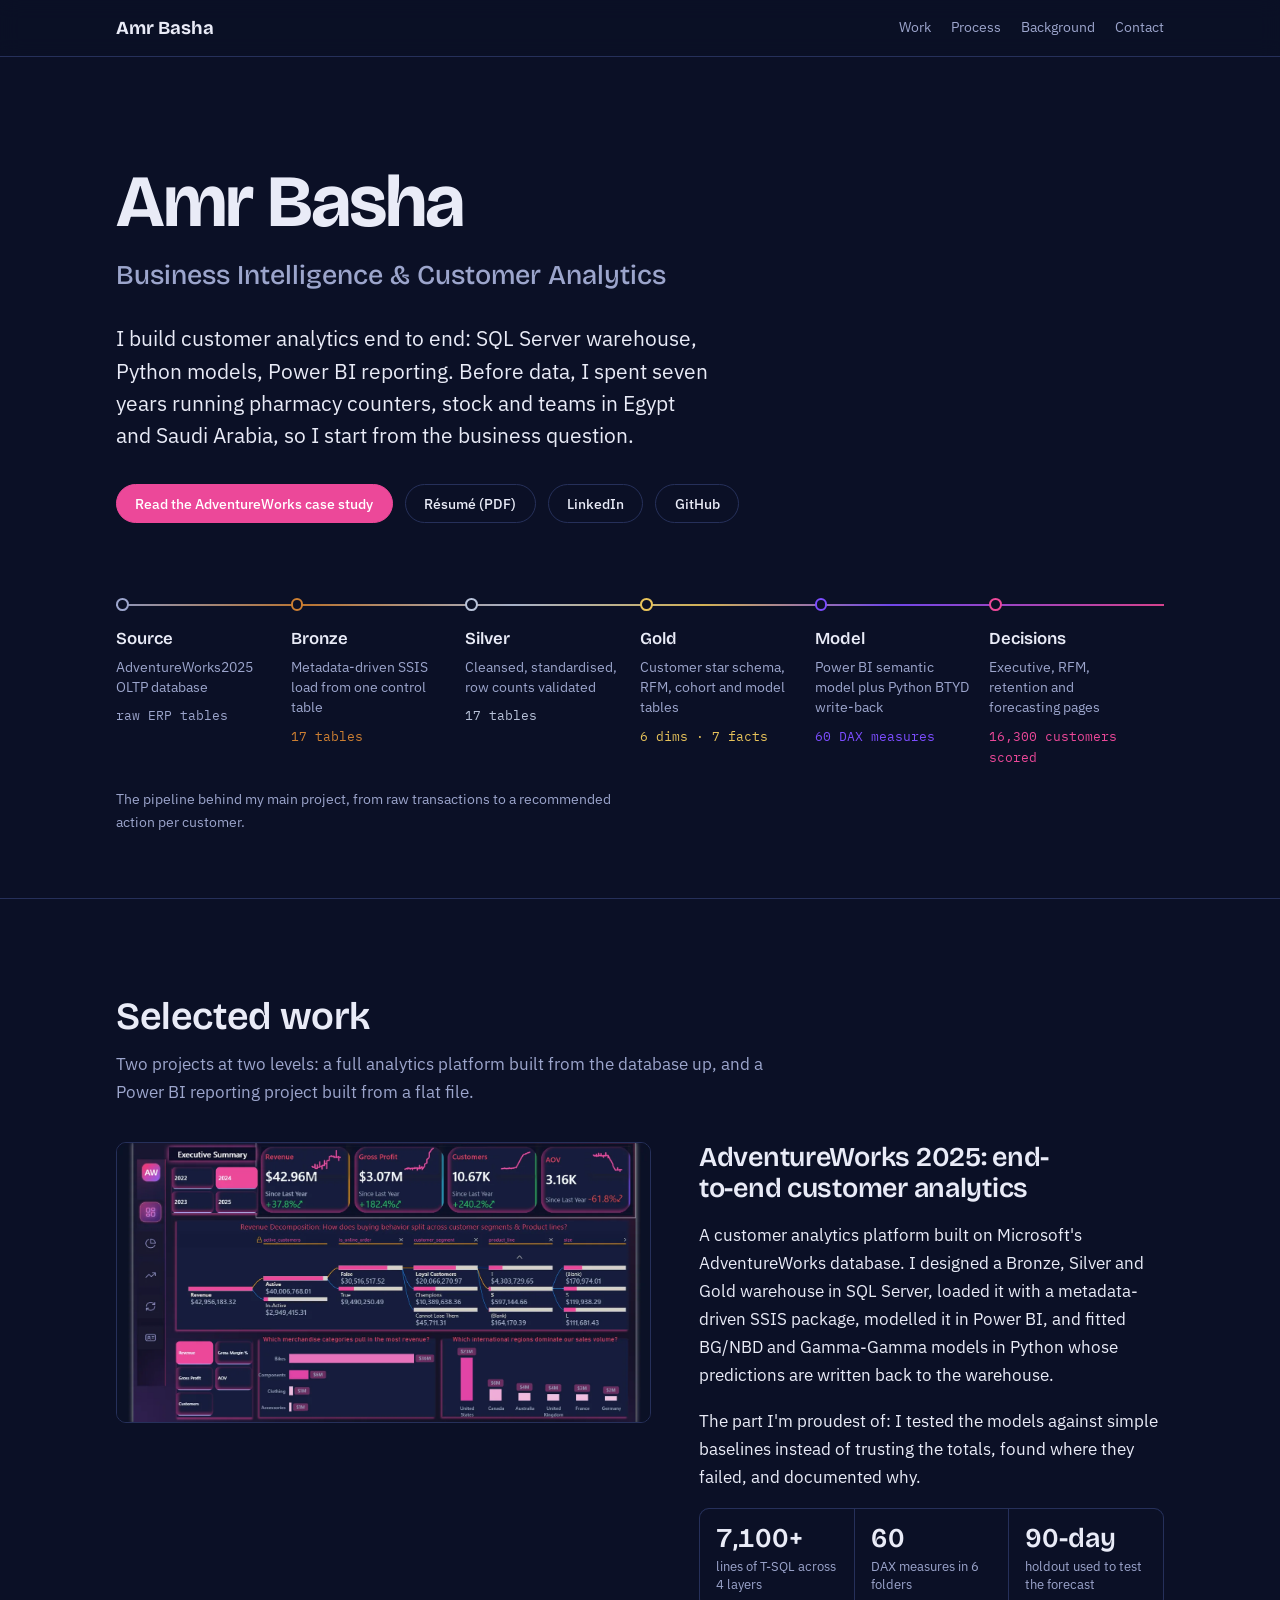
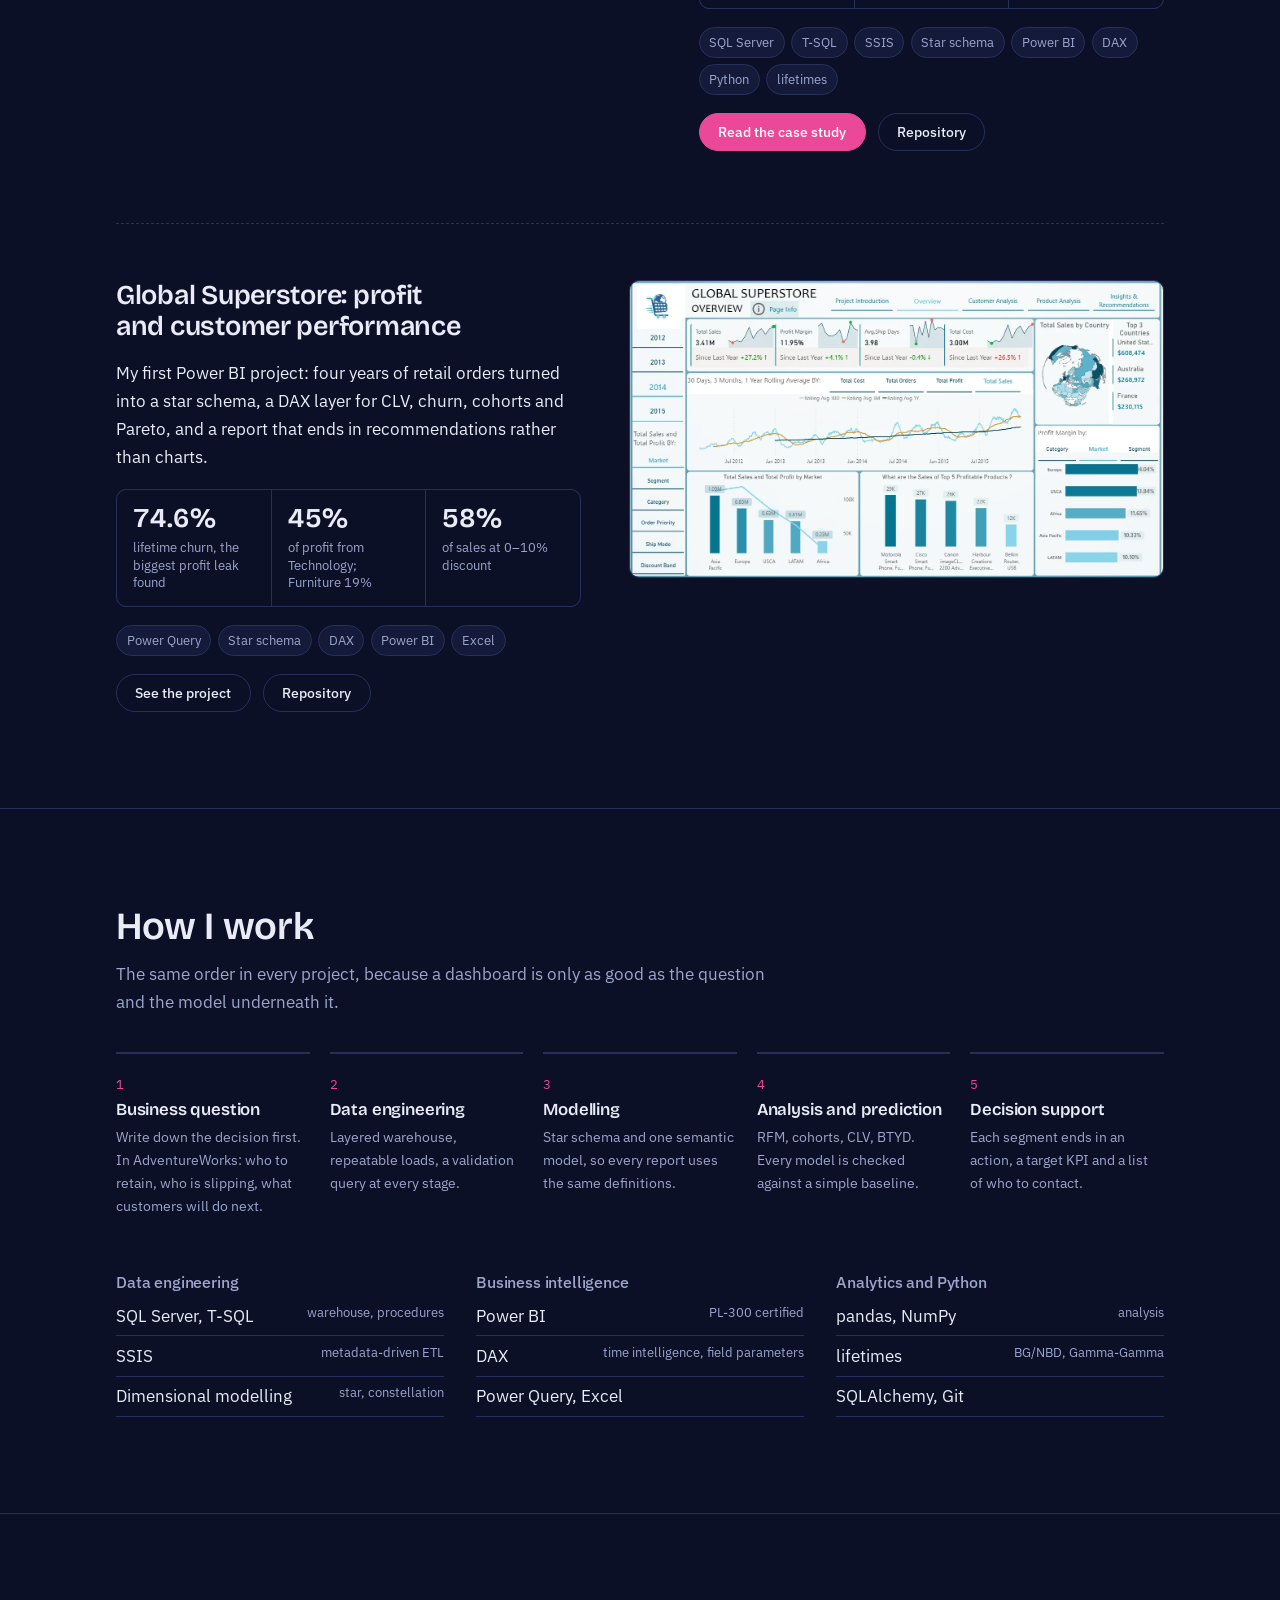
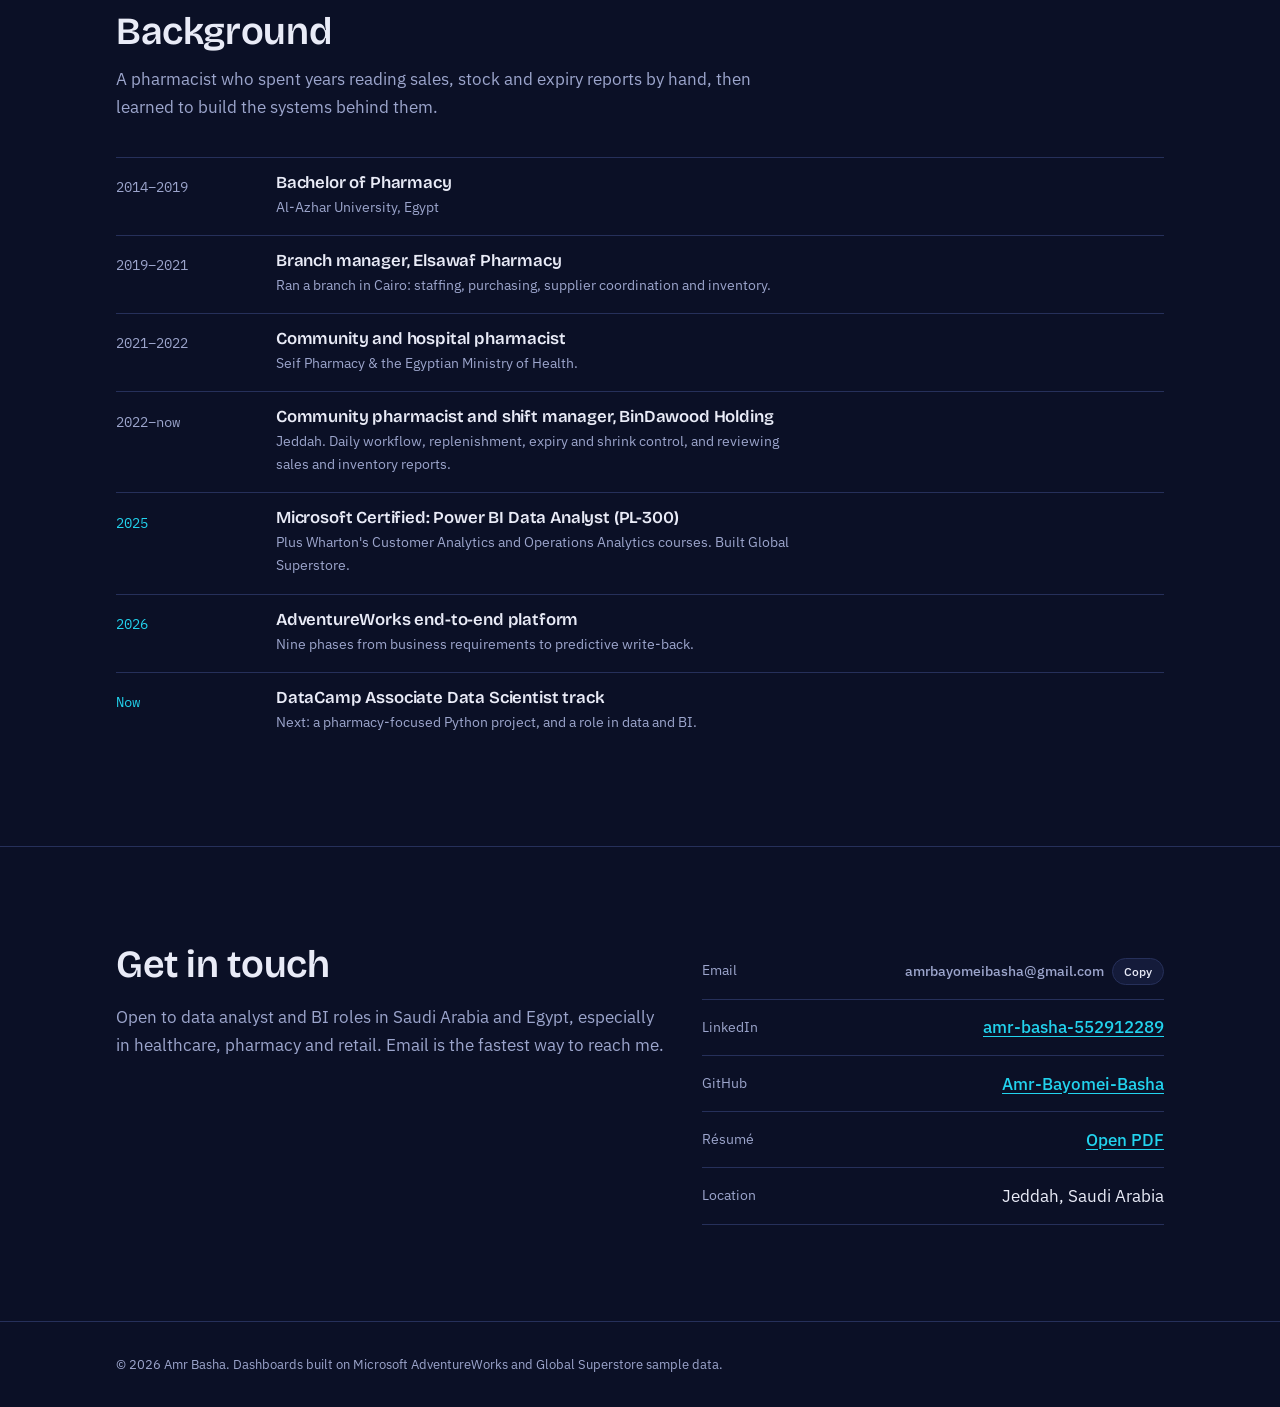
<file: index.html>
<!doctype html>
<html lang="en">
<head>
<meta charset="utf-8">
<meta name="viewport" content="width=device-width, initial-scale=1, viewport-fit=cover">
<title>Amr Basha</title>
<meta name="claude:viewport-fit-sides" content="cover">
<meta name="description" content="Amr Basha builds end-to-end customer analytics with SQL Server, Python and Power BI. Pharmacist turned BI analyst, based in Jeddah.">
<link rel="preconnect" href="https://fonts.googleapis.com">
<link rel="preconnect" href="https://fonts.gstatic.com" crossorigin>
<link rel="stylesheet" href="https://fonts.googleapis.com/css2?family=Bricolage+Grotesque:opsz,wght@12..96,500;12..96,600;12..96,700&family=IBM+Plex+Mono:wght@400;500&family=IBM+Plex+Sans:wght@400;500;600&display=swap">
<link rel="stylesheet" href="style.css">
</head>
<body>

<header class="bar">
  <div class="wrap">
    <a class="mark" href="index.html">Amr Basha</a>
    <nav class="nav" aria-label="Main">
      <a href="#work">Work</a>
      <a href="#process">Process</a>
      <a href="#background">Background</a>
      <a href="#contact">Contact</a>
    </nav>
  </div>
</header>

<main>
  <section class="hero">
    <div class="wrap">
      <h1>Amr Basha</h1>
      <p class="role">Business Intelligence &amp; Customer Analytics</p>
      <p class="lede">I build customer analytics end to end: SQL Server warehouse, Python models, Power BI reporting. Before data, I spent seven years running pharmacy counters, stock and teams in Egypt and Saudi Arabia, so I start from the business question.</p>
      <div class="actions">
        <a class="btn primary" href="adventureworks.html">Read the AdventureWorks case study</a>
        <a class="btn" href="resume.pdf" target="_blank" rel="noopener">Résumé (PDF)</a>
        <a class="btn" href="https://www.linkedin.com/in/amr-basha-552912289/" target="_blank" rel="noopener">LinkedIn</a>
        <a class="btn" href="https://github.com/Amr-Bayoumy-Basha" target="_blank" rel="noopener">GitHub</a>
      </div>

      <div class="lineage" role="region" aria-label="AdventureWorks data lineage" tabindex="0">
        <ol>
          <li style="--c: var(--muted)"><div class="dot"></div><div class="layer">Source</div><p class="what">AdventureWorks2025 OLTP database</p><p class="stat">raw ERP tables</p></li>
          <li style="--c: #CD7F32"><div class="dot"></div><div class="layer">Bronze</div><p class="what">Metadata-driven SSIS load from one control table</p><p class="stat">17 tables</p></li>
          <li style="--c: #B8C2D9"><div class="dot"></div><div class="layer">Silver</div><p class="what">Cleansed, standardised, row counts validated</p><p class="stat">17 tables</p></li>
          <li style="--c: #E8C35A"><div class="dot"></div><div class="layer">Gold</div><p class="what">Customer star schema, RFM, cohort and model tables</p><p class="stat">6 dims · 7 facts</p></li>
          <li style="--c: var(--violet)"><div class="dot"></div><div class="layer">Model</div><p class="what">Power BI semantic model plus Python BTYD write-back</p><p class="stat">60 DAX measures</p></li>
          <li style="--c: var(--rose)"><div class="dot"></div><div class="layer">Decisions</div><p class="what">Executive, RFM, retention and forecasting pages</p><p class="stat">16,300 customers scored</p></li>
        </ol>
      </div>
      <p class="lineage-note">The pipeline behind my main project, from raw transactions to a recommended action per customer.</p>
    </div>
  </section>

  <section id="work">
    <div class="wrap">
      <div class="section-head">
        <h2>Selected work</h2>
        <p>Two projects at two levels: a full analytics platform built from the database up, and a Power BI reporting project built from a flat file.</p>
      </div>

      <article class="feature">
        <a class="shot" href="adventureworks.html" aria-label="Open the AdventureWorks case study">
          <img src="img/aw-executive.webp" width="1400" height="733" alt="AdventureWorks executive summary dashboard: revenue, gross profit, customers and AOV cards, a revenue decomposition tree, and revenue by category and country.">
        </a>
        <div class="stack">
          <h3 style="font-size: var(--step-2)">AdventureWorks 2025: end-to-end customer analytics</h3>
          <p>A customer analytics platform built on Microsoft's AdventureWorks database. I designed a Bronze, Silver and Gold warehouse in SQL Server, loaded it with a metadata-driven SSIS package, modelled it in Power BI, and fitted BG/NBD and Gamma-Gamma models in Python whose predictions are written back to the warehouse.</p>
          <p>The part I'm proudest of: I tested the models against simple baselines instead of trusting the totals, found where they failed, and documented why.</p>
          <div class="facts">
            <div><b>7,100+</b><span>lines of T-SQL across 4 layers</span></div>
            <div><b>60</b><span>DAX measures in 6 folders</span></div>
            <div><b>90-day</b><span>holdout used to test the forecast</span></div>
          </div>
          <ul class="tags" aria-label="Tools">
            <li>SQL Server</li><li>T-SQL</li><li>SSIS</li><li>Star schema</li><li>Power BI</li><li>DAX</li><li>Python</li><li>lifetimes</li>
          </ul>
          <div class="actions">
            <a class="btn primary" href="adventureworks.html">Read the case study</a>
            <a class="btn" href="https://github.com/Amr-Bayoumy-Basha/adventureworks2025_end_to_end_customer_analytics" target="_blank" rel="noopener">Repository</a>
          </div>
        </div>
      </article>

      <article class="secondary">
        <div class="stack">
          <h3 style="font-size: var(--step-2)">Global Superstore: profit and customer performance</h3>
          <p>My first Power BI project: four years of retail orders turned into a star schema, a DAX layer for CLV, churn, cohorts and Pareto, and a report that ends in recommendations rather than charts.</p>
          <div class="facts">
            <div><b>74.6%</b><span>lifetime churn, the biggest profit leak found</span></div>
            <div><b>45%</b><span>of profit from Technology; Furniture 19%</span></div>
            <div><b>58%</b><span>of sales at 0–10% discount</span></div>
          </div>
          <ul class="tags" aria-label="Tools">
            <li>Power Query</li><li>Star schema</li><li>DAX</li><li>Power BI</li><li>Excel</li>
          </ul>
          <div class="actions">
            <a class="btn" href="superstore.html">See the project</a>
            <a class="btn" href="https://github.com/Amr-Bayoumy-Basha/Global-Superstore-BI-Analysis" target="_blank" rel="noopener">Repository</a>
          </div>
        </div>
        <figure>
          <a class="shot" href="superstore.html" aria-label="Open the Global Superstore project">
            <img src="img/gs-overview.webp" width="1310" height="727" alt="Global Superstore overview dashboard with KPI cards, rolling averages, sales by market and a profit margin breakdown." loading="lazy">
          </a>
        </figure>
      </article>
    </div>
  </section>

  <section id="process">
    <div class="wrap">
      <div class="section-head">
        <h2>How I work</h2>
        <p>The same order in every project, because a dashboard is only as good as the question and the model underneath it.</p>
      </div>
      <ol class="process">
        <li><h3>Business question</h3><p>Write down the decision first. In AdventureWorks: who to retain, who is slipping, what customers will do next.</p></li>
        <li><h3>Data engineering</h3><p>Layered warehouse, repeatable loads, a validation query at every stage.</p></li>
        <li><h3>Modelling</h3><p>Star schema and one semantic model, so every report uses the same definitions.</p></li>
        <li><h3>Analysis and prediction</h3><p>RFM, cohorts, CLV, BTYD. Every model is checked against a simple baseline.</p></li>
        <li><h3>Decision support</h3><p>Each segment ends in an action, a target KPI and a list of who to contact.</p></li>
      </ol>

      <div class="stack-grid" style="margin-top: 3.5rem">
        <div>
          <h3>Data engineering</h3>
          <ul><li>SQL Server, T-SQL <span>warehouse, procedures</span></li><li>SSIS <span>metadata-driven ETL</span></li><li>Dimensional modelling <span>star, constellation</span></li></ul>
        </div>
        <div>
          <h3>Business intelligence</h3>
          <ul><li>Power BI <span>PL-300 certified</span></li><li>DAX <span>time intelligence, field parameters</span></li><li>Power Query, Excel</li></ul>
        </div>
        <div>
          <h3>Analytics and Python</h3>
          <ul><li>pandas, NumPy <span>analysis</span></li><li>lifetimes <span>BG/NBD, Gamma-Gamma</span></li><li>SQLAlchemy, Git</li></ul>
        </div>
      </div>
    </div>
  </section>

  <section id="background">
    <div class="wrap">
      <div class="section-head">
        <h2>Background</h2>
        <p>A pharmacist who spent years reading sales, stock and expiry reports by hand, then learned to build the systems behind them.</p>
      </div>
      <ol class="timeline">
        <li><time>2014–2019</time><div><h3>Bachelor of Pharmacy</h3><p>Al-Azhar University, Egypt</p></div></li>
        <li><time>2019–2021</time><div><h3>Branch manager, Elsawaf Pharmacy</h3><p>Ran a branch in Cairo: staffing, purchasing, supplier coordination and inventory.</p></div></li>
        <li><time>2021–2022</time><div><h3>Community and hospital pharmacist</h3><p>Seif Pharmacy & the Egyptian Ministry of Health.</p></div></li>
        <li><time>2022–now</time><div><h3>Community pharmacist and shift manager, BinDawood Holding</h3><p>Jeddah. Daily workflow, replenishment, expiry and shrink control, and reviewing sales and inventory reports.</p></div></li>
        <li class="data"><time>2025</time><div><h3>Microsoft Certified: Power BI Data Analyst (PL-300)</h3><p>Plus Wharton's Customer Analytics and Operations Analytics courses. Built Global Superstore.</p></div></li>
        <li class="data"><time>2026</time><div><h3>AdventureWorks end-to-end platform</h3><p>Nine phases from business requirements to predictive write-back.</p></div></li>
        <li class="data"><time>Now</time><div><h3>DataCamp Associate Data Scientist track</h3><p>Next: a pharmacy-focused Python project, and a role in data and BI.</p></div></li>
      </ol>
    </div>
  </section>

  <section id="contact">
    <div class="wrap contact">
      <div class="stack">
        <h2>Get in touch</h2>
        <p class="muted">Open to data analyst and BI roles in Saudi Arabia and Egypt, especially in healthcare, pharmacy and retail. Email is the fastest way to reach me.</p>
      </div>
      <ul class="links">
        <li><span>Email</span><span><span class="email" id="email">amrbayomeibasha@gmail.com</span><button class="copy" type="button" id="copy-email">Copy</button></span></li>
        <li><span>LinkedIn</span><a href="https://www.linkedin.com/in/amr-basha-552912289/" target="_blank" rel="noopener">amr-basha-552912289</a></li>
        <li><span>GitHub</span><a href="https://github.com/Amr-Bayoumy-Basha" target="_blank" rel="noopener">Amr-Bayomei-Basha</a></li>
        <li><span>Résumé</span><a href="resume.pdf" target="_blank" rel="noopener">Open PDF</a></li>
        <li><span>Location</span><span>Jeddah, Saudi Arabia</span></li>
      </ul>
    </div>
  </section>
</main>

<footer><div class="wrap">© 2026 Amr Basha. Dashboards built on Microsoft AdventureWorks and Global Superstore sample data.</div></footer>

<script>
(function () {
  var b = document.getElementById('copy-email');
  if (!b) return;
  b.addEventListener('click', function () {
    var t = document.getElementById('email').textContent;
    var done = function () { b.textContent = 'Copied'; setTimeout(function () { b.textContent = 'Copy'; }, 1800); };
    var fallback = function () { var r = document.createRange(); r.selectNodeContents(document.getElementById('email')); var s = getSelection(); s.removeAllRanges(); s.addRange(r); b.textContent = 'Selected'; };
    try { navigator.clipboard.writeText(t).then(done, fallback); } catch (e) { fallback(); }
  });
})();
</script>
</body>
</html>
</file>
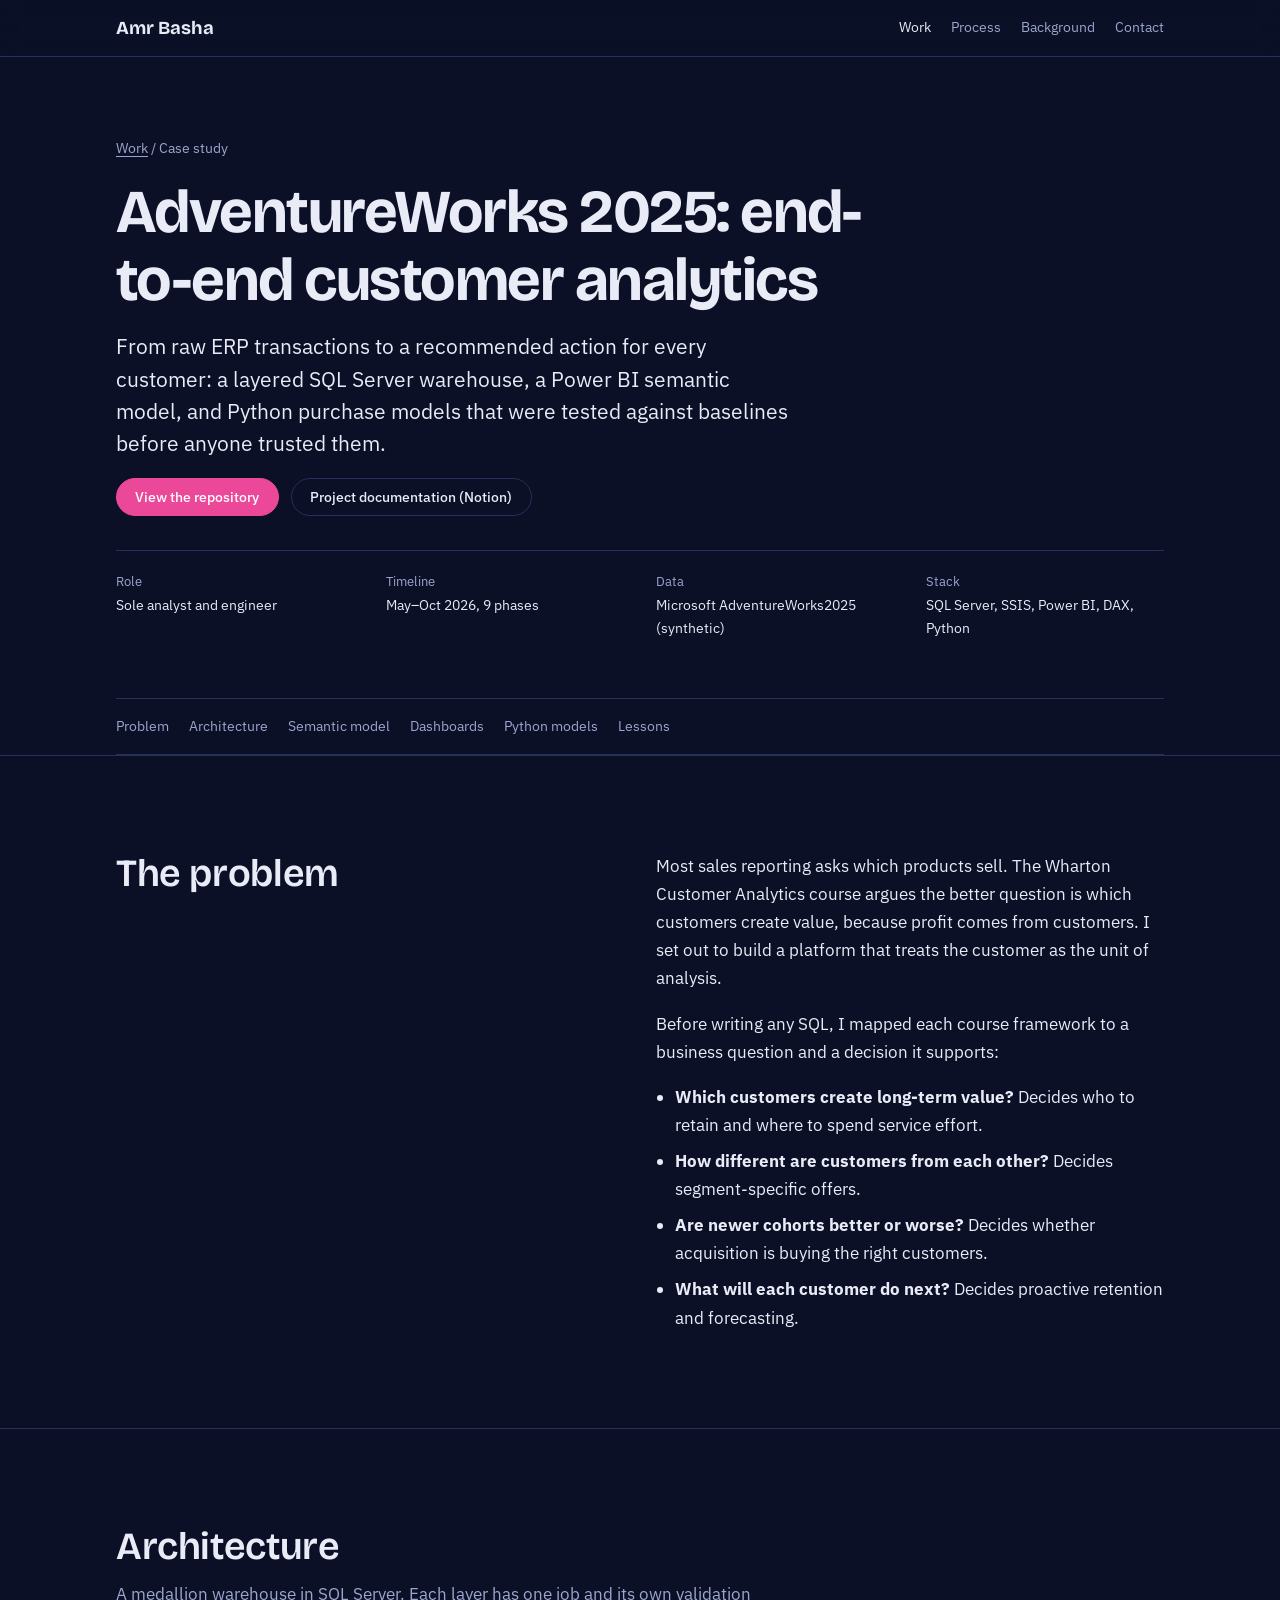
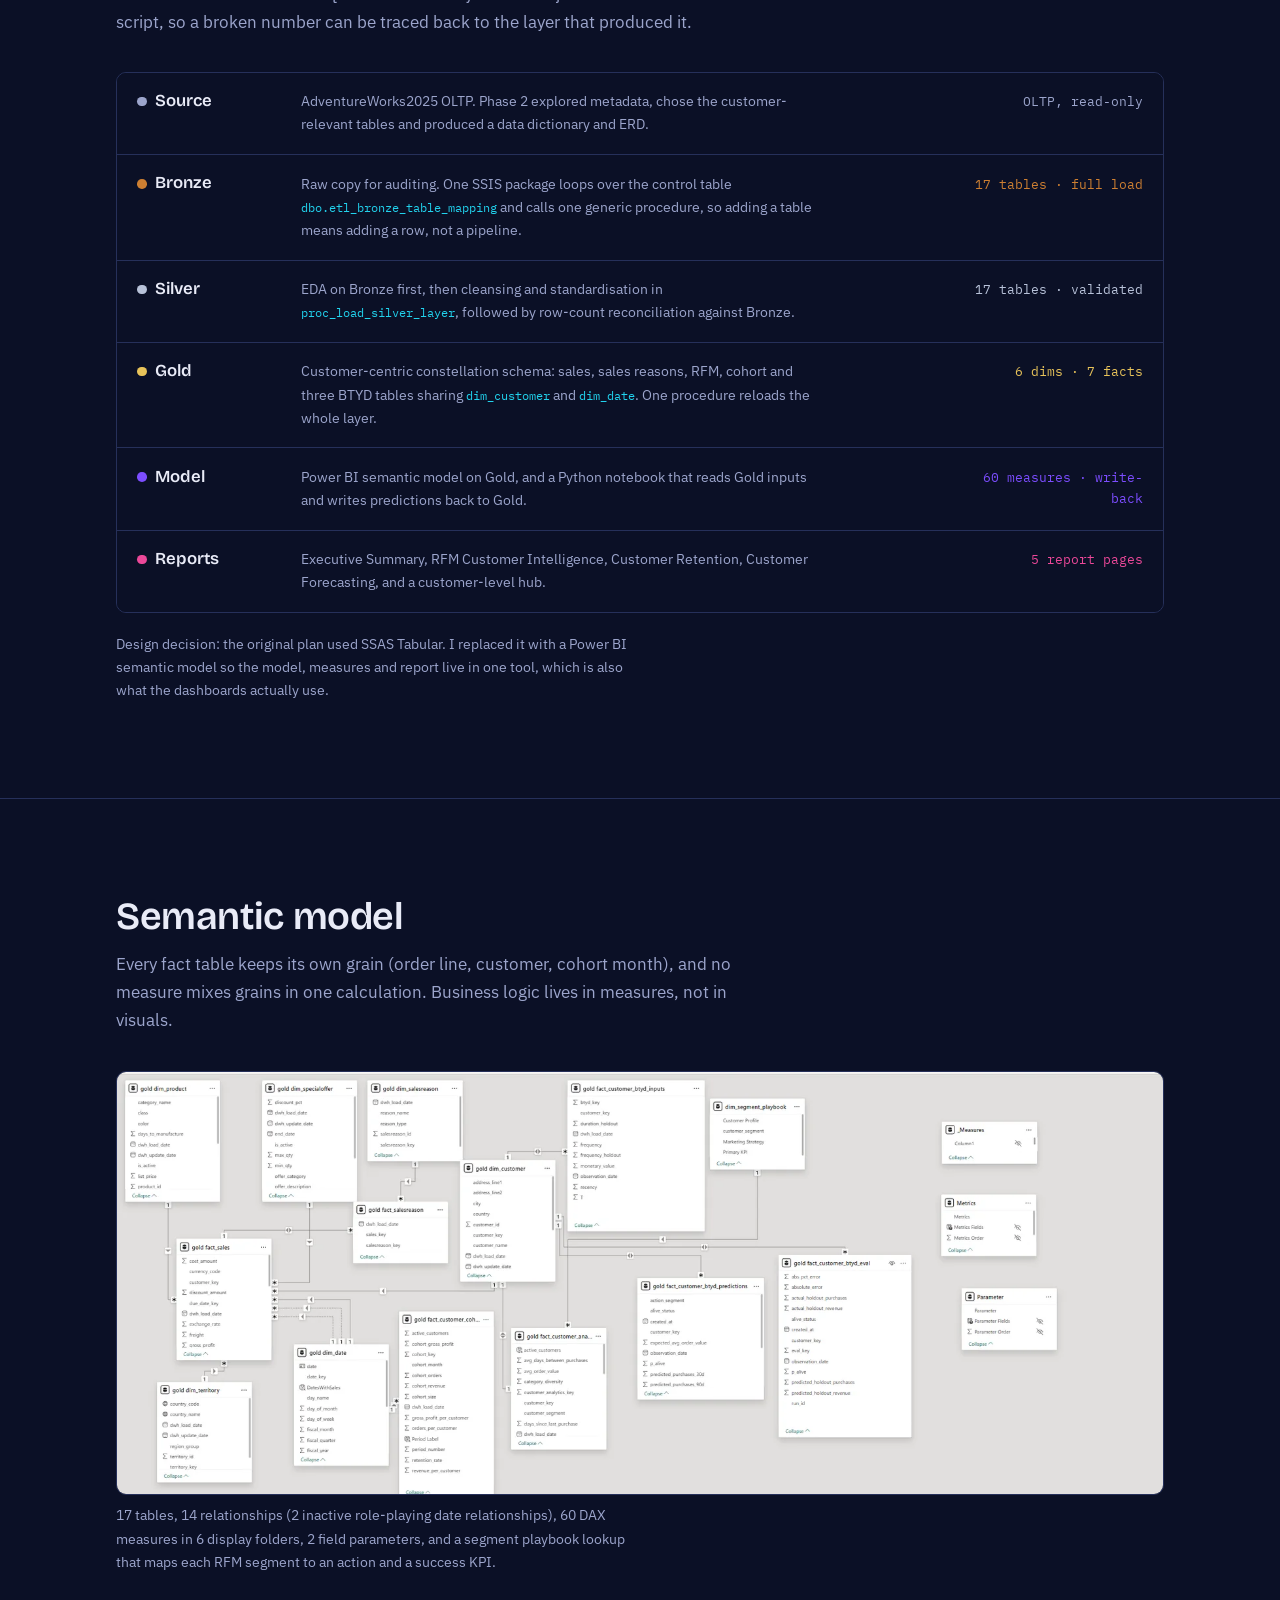
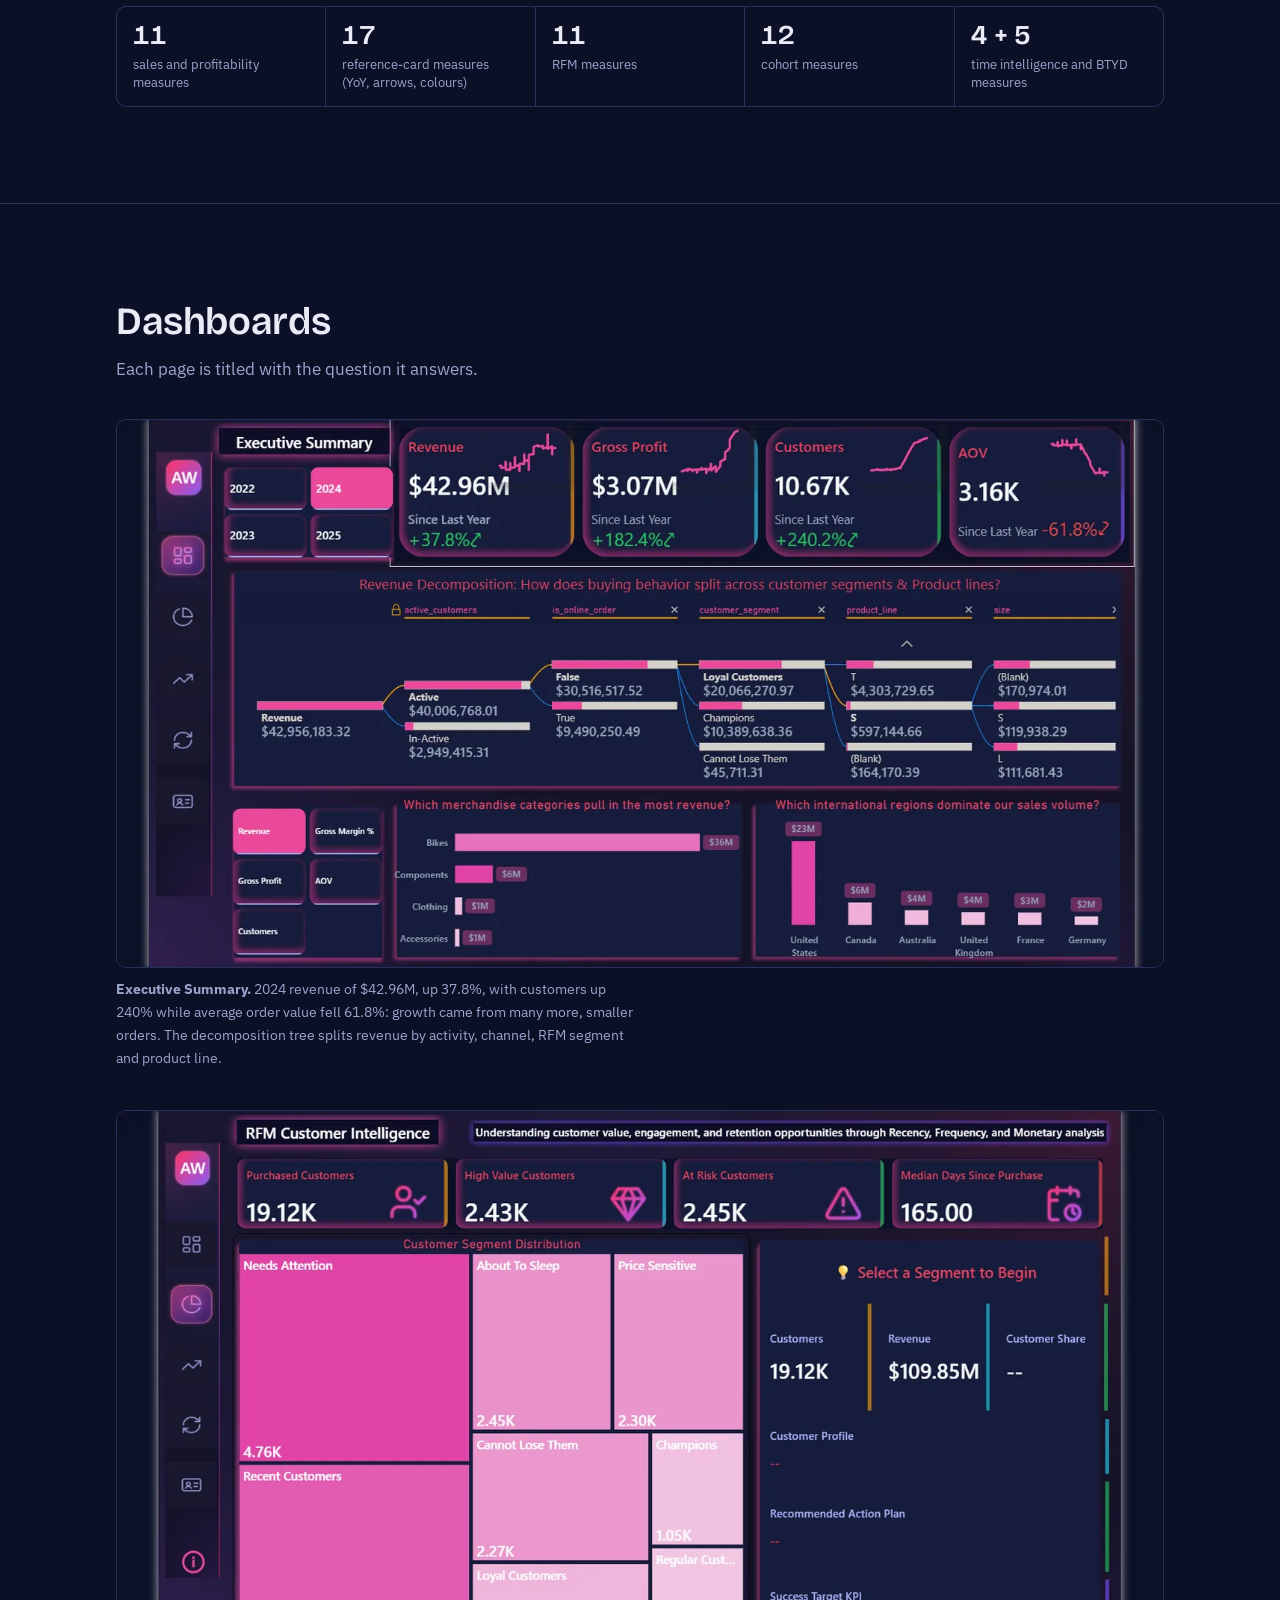
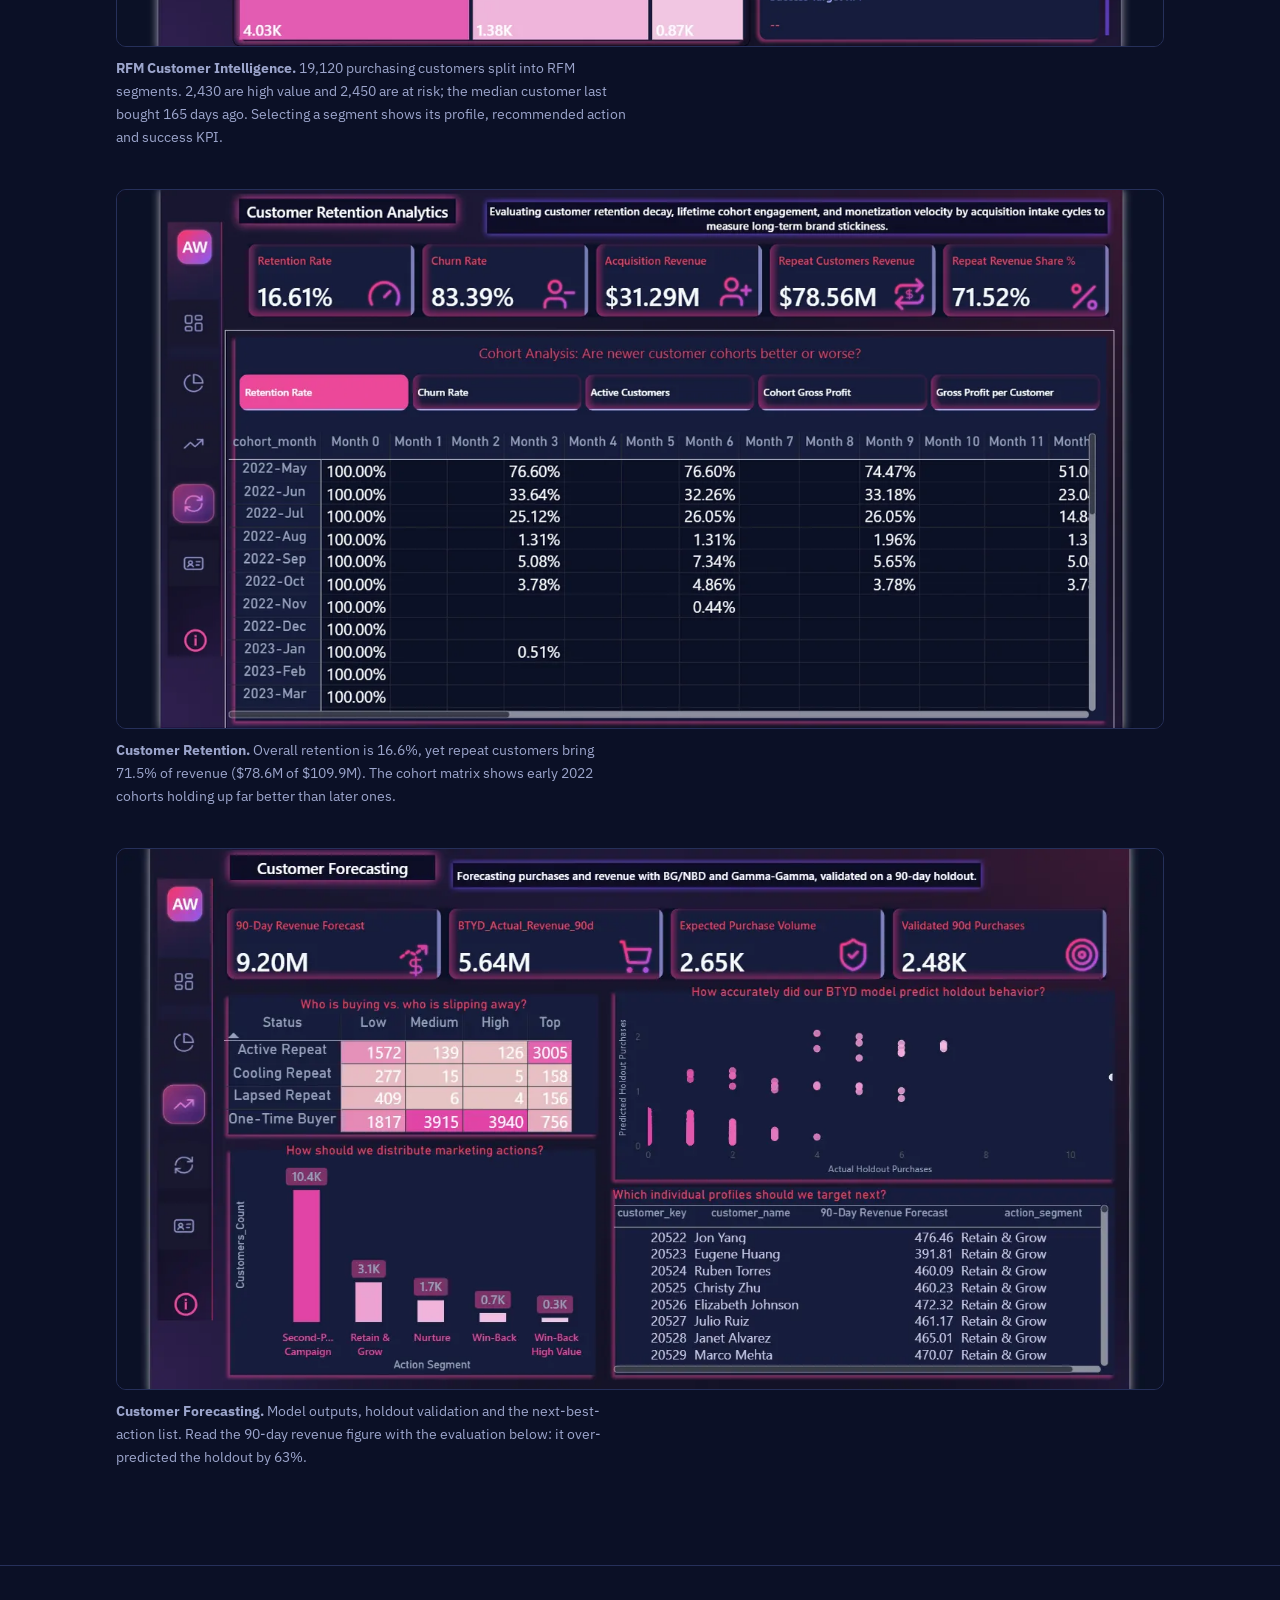
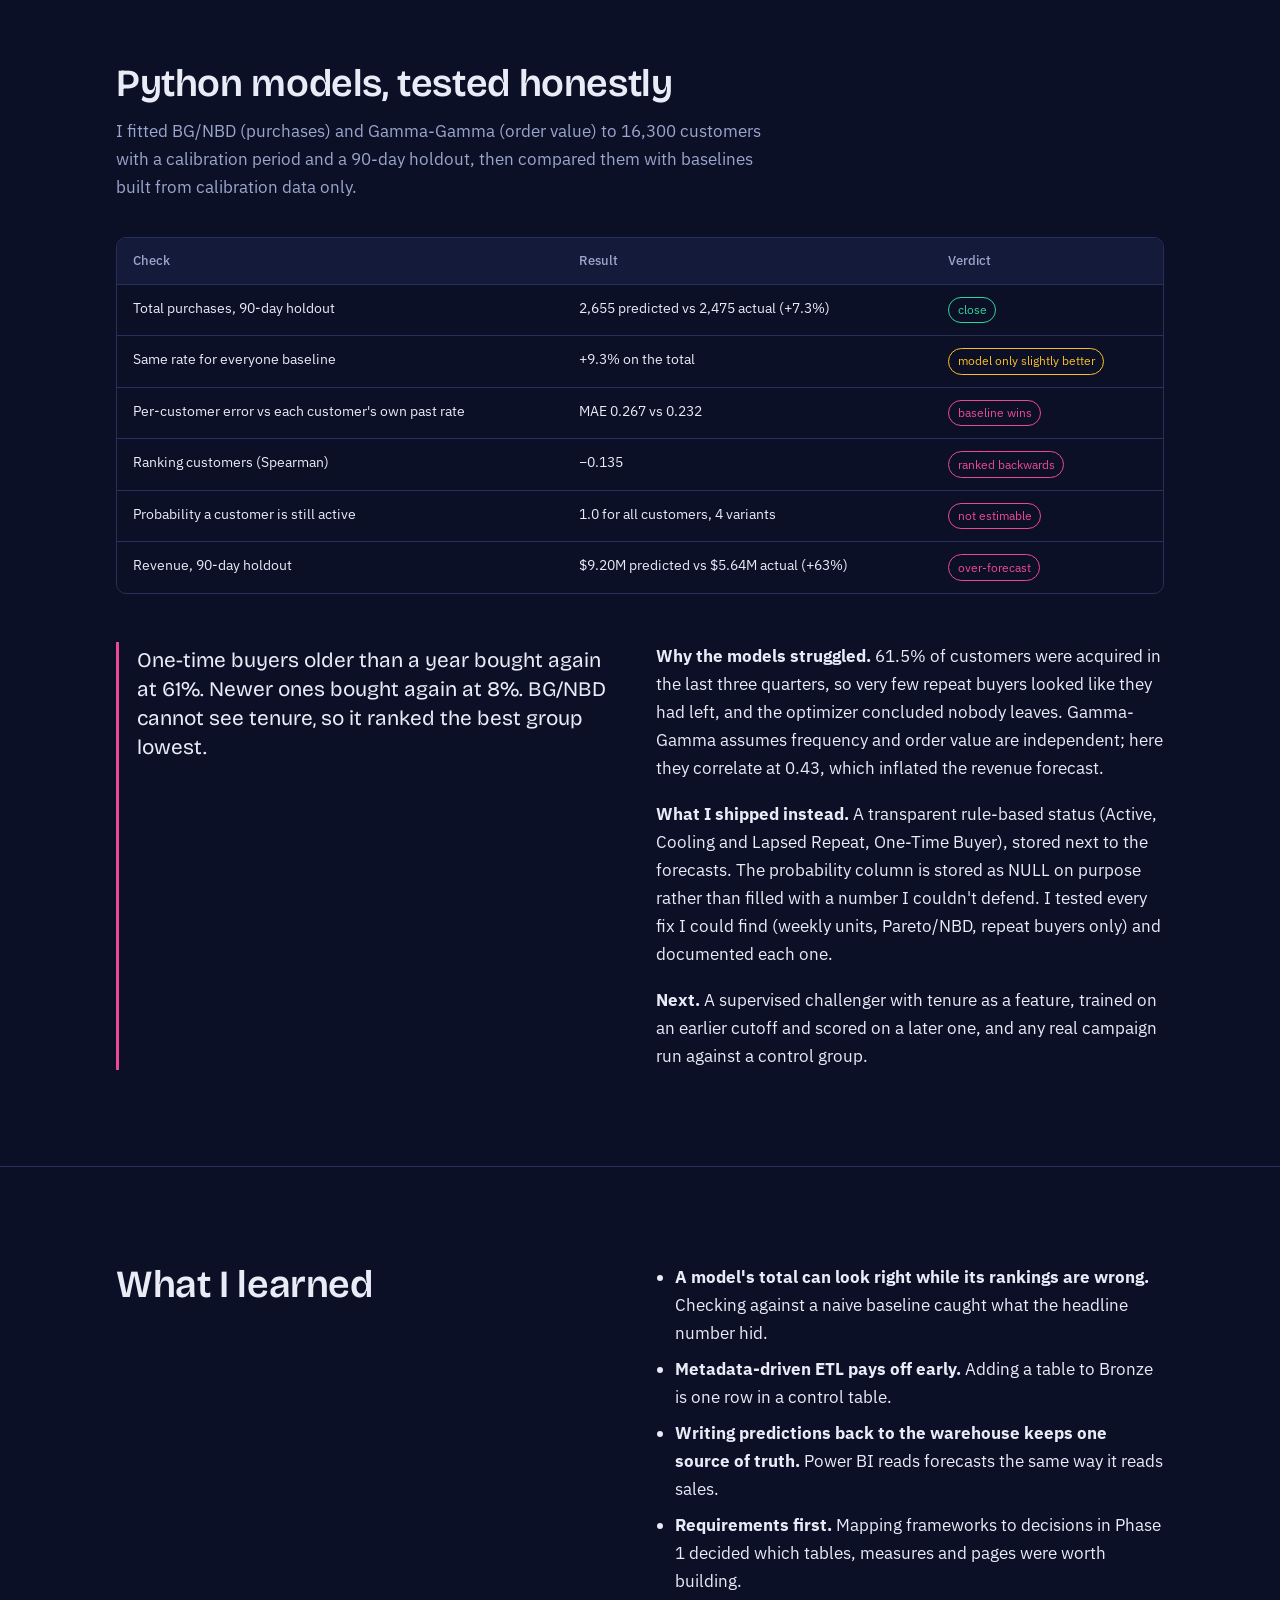
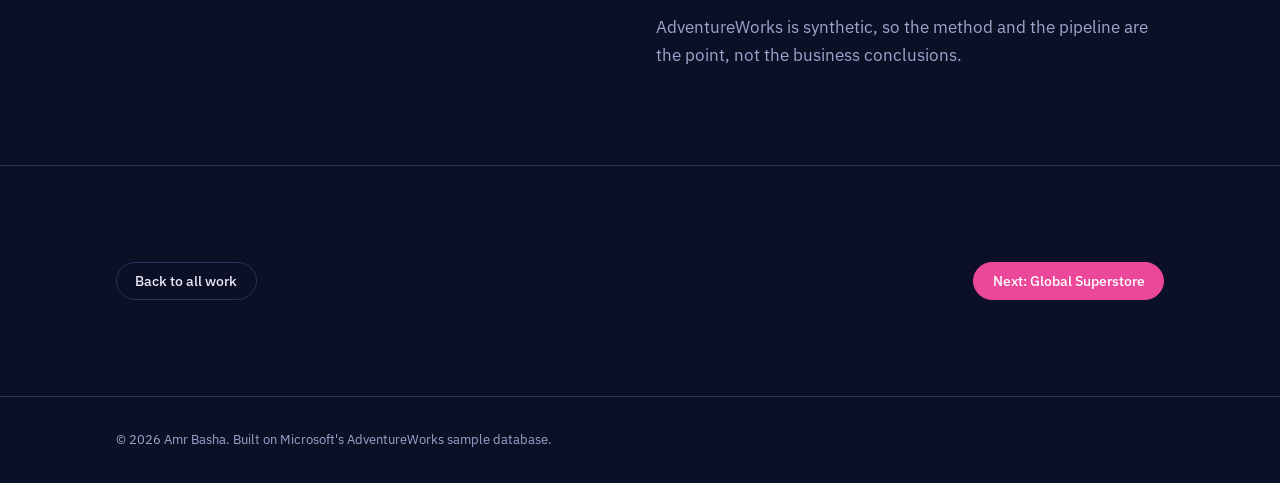
<file: adventureworks.html>
<!doctype html>
<html lang="en">
<head>
<meta charset="utf-8">
<meta name="viewport" content="width=device-width, initial-scale=1, viewport-fit=cover">
<title>AdventureWorks Case Study · Amr Basha</title>
<meta name="description" content="Case study: an end-to-end customer analytics platform on AdventureWorks2025, from SQL Server warehouse to Python BTYD models and Power BI dashboards.">
<link rel="preconnect" href="https://fonts.googleapis.com">
<link rel="preconnect" href="https://fonts.gstatic.com" crossorigin>
<link rel="stylesheet" href="https://fonts.googleapis.com/css2?family=Bricolage+Grotesque:opsz,wght@12..96,500;12..96,600;12..96,700&family=IBM+Plex+Mono:wght@400;500&family=IBM+Plex+Sans:wght@400;500;600&display=swap">
<link rel="stylesheet" href="style.css">
</head>
<body>

<header class="bar">
  <div class="wrap">
    <a class="mark" href="index.html">Amr Basha</a>
    <nav class="nav" aria-label="Main">
      <a href="index.html#work" aria-current="page">Work</a>
      <a href="index.html#process">Process</a>
      <a href="index.html#background">Background</a>
      <a href="index.html#contact">Contact</a>
    </nav>
  </div>
</header>

<main>
  <section class="case-hero">
    <div class="wrap stack">
      <p class="crumb"><a href="index.html#work">Work</a> / Case study</p>
      <h1>AdventureWorks 2025: end-to-end customer analytics</h1>
      <p class="lede">From raw ERP transactions to a recommended action for every customer: a layered SQL Server warehouse, a Power BI semantic model, and Python purchase models that were tested against baselines before anyone trusted them.</p>
      <div class="actions">
        <a class="btn primary" href="https://github.com/Amr-Bayoumy-Basha/adventureworks2025_end_to_end_customer_analytics" target="_blank" rel="noopener">View the repository</a>
        <a class="btn" href="https://app.notion.com/p/adventureworks_end_to_end_customer_analytics_project-2fb5c6a547688018a4c1ceeb6af81e0b" target="_blank" rel="noopener">Project documentation (Notion)</a>
      </div>
      <dl class="meta">
        <div><dt>Role</dt><dd>Sole analyst and engineer</dd></div>
        <div><dt>Timeline</dt><dd>May–Oct 2026, 9 phases</dd></div>
        <div><dt>Data</dt><dd>Microsoft AdventureWorks2025 (synthetic)</dd></div>
        <div><dt>Stack</dt><dd>SQL Server, SSIS, Power BI, DAX, Python</dd></div>
      </dl>
    </div>
  </section>

  <div class="wrap">
    <nav class="toc" aria-label="On this page">
      <a href="#problem">Problem</a><a href="#architecture">Architecture</a><a href="#model">Semantic model</a><a href="#dashboards">Dashboards</a><a href="#python">Python models</a><a href="#lessons">Lessons</a>
    </nav>
  </div>

  <section id="problem">
    <div class="wrap two">
      <div class="section-head" style="margin:0"><h2>The problem</h2></div>
      <div class="prose">
        <p>Most sales reporting asks which products sell. The Wharton Customer Analytics course argues the better question is which customers create value, because profit comes from customers. I set out to build a platform that treats the customer as the unit of analysis.</p>
        <p>Before writing any SQL, I mapped each course framework to a business question and a decision it supports:</p>
        <ul>
          <li><b>Which customers create long-term value?</b> Decides who to retain and where to spend service effort.</li>
          <li><b>How different are customers from each other?</b> Decides segment-specific offers.</li>
          <li><b>Are newer cohorts better or worse?</b> Decides whether acquisition is buying the right customers.</li>
          <li><b>What will each customer do next?</b> Decides proactive retention and forecasting.</li>
        </ul>
      </div>
    </div>
  </section>

  <section id="architecture">
    <div class="wrap">
      <div class="section-head">
        <h2>Architecture</h2>
        <p>A medallion warehouse in SQL Server. Each layer has one job and its own validation script, so a broken number can be traced back to the layer that produced it.</p>
      </div>
      <div class="layers">
        <div style="--c: var(--muted)"><h3>Source</h3><p>AdventureWorks2025 OLTP. Phase 2 explored metadata, chose the customer-relevant tables and produced a data dictionary and ERD.</p><span class="stat">OLTP, read-only</span></div>
        <div style="--c: #CD7F32"><h3>Bronze</h3><p>Raw copy for auditing. One SSIS package loops over the control table <span class="id">dbo.etl_bronze_table_mapping</span> and calls one generic procedure, so adding a table means adding a row, not a pipeline.</p><span class="stat">17 tables · full load</span></div>
        <div style="--c: #B8C2D9"><h3>Silver</h3><p>EDA on Bronze first, then cleansing and standardisation in <span class="id">proc_load_silver_layer</span>, followed by row-count reconciliation against Bronze.</p><span class="stat">17 tables · validated</span></div>
        <div style="--c: #E8C35A"><h3>Gold</h3><p>Customer-centric constellation schema: sales, sales reasons, RFM, cohort and three BTYD tables sharing <span class="id">dim_customer</span> and <span class="id">dim_date</span>. One procedure reloads the whole layer.</p><span class="stat">6 dims · 7 facts</span></div>
        <div style="--c: var(--violet)"><h3>Model</h3><p>Power BI semantic model on Gold, and a Python notebook that reads Gold inputs and writes predictions back to Gold.</p><span class="stat">60 measures · write-back</span></div>
        <div style="--c: var(--rose)"><h3>Reports</h3><p>Executive Summary, RFM Customer Intelligence, Customer Retention, Customer Forecasting, and a customer-level hub.</p><span class="stat">5 report pages</span></div>
      </div>
      <p class="muted" style="margin-top:1.25rem; font-size: var(--step--1)">Design decision: the original plan used SSAS Tabular. I replaced it with a Power BI semantic model so the model, measures and report live in one tool, which is also what the dashboards actually use.</p>
    </div>
  </section>

  <section id="model">
    <div class="wrap">
      <div class="section-head">
        <h2>Semantic model</h2>
        <p>Every fact table keeps its own grain (order line, customer, cohort month), and no measure mixes grains in one calculation. Business logic lives in measures, not in visuals.</p>
      </div>
      <figure>
        <div class="shot"><img src="img/aw-model.webp" width="1600" height="646" alt="Power BI model diagram showing the fact tables connected to shared customer and date dimensions." loading="lazy"></div>
        <figcaption>17 tables, 14 relationships (2 inactive role-playing date relationships), 60 DAX measures in 6 display folders, 2 field parameters, and a segment playbook lookup that maps each RFM segment to an action and a success KPI.</figcaption>
      </figure>
      <div class="facts" style="margin-top:2rem">
        <div><b>11</b><span>sales and profitability measures</span></div>
        <div><b>17</b><span>reference-card measures (YoY, arrows, colours)</span></div>
        <div><b>11</b><span>RFM measures</span></div>
        <div><b>12</b><span>cohort measures</span></div>
        <div><b>4 + 5</b><span>time intelligence and BTYD measures</span></div>
      </div>
    </div>
  </section>

  <section id="dashboards">
    <div class="wrap">
      <div class="section-head">
        <h2>Dashboards</h2>
        <p>Each page is titled with the question it answers.</p>
      </div>
      <div class="gallery">
        <figure>
          <div class="shot"><img src="img/aw-executive.webp" width="1400" height="733" alt="Executive Summary page for 2024." loading="lazy"></div>
          <figcaption><b>Executive Summary.</b> 2024 revenue of $42.96M, up 37.8%, with customers up 240% while average order value fell 61.8%: growth came from many more, smaller orders. The decomposition tree splits revenue by activity, channel, RFM segment and product line.</figcaption>
        </figure>
        <figure>
          <div class="shot"><img src="img/aw-rfm.webp" width="1400" height="716" alt="RFM Customer Intelligence page with a segment treemap." loading="lazy"></div>
          <figcaption><b>RFM Customer Intelligence.</b> 19,120 purchasing customers split into RFM segments. 2,430 are high value and 2,450 are at risk; the median customer last bought 165 days ago. Selecting a segment shows its profile, recommended action and success KPI.</figcaption>
        </figure>
        <figure>
          <div class="shot"><img src="img/aw-retention.webp" width="1400" height="720" alt="Customer Retention Analytics page with a cohort retention matrix." loading="lazy"></div>
          <figcaption><b>Customer Retention.</b> Overall retention is 16.6%, yet repeat customers bring 71.5% of revenue ($78.6M of $109.9M). The cohort matrix shows early 2022 cohorts holding up far better than later ones.</figcaption>
        </figure>
        <figure>
          <div class="shot"><img src="img/aw-forecasting.webp" width="1400" height="733" alt="Customer Forecasting page with forecast cards, a status by value-tier matrix, a predicted vs actual scatter plot and a target list." loading="lazy"></div>
          <figcaption><b>Customer Forecasting.</b> Model outputs, holdout validation and the next-best-action list. Read the 90-day revenue figure with the evaluation below: it over-predicted the holdout by 63%.</figcaption>
        </figure>
      </div>
    </div>
  </section>

  <section id="python">
    <div class="wrap">
      <div class="section-head">
        <h2>Python models, tested honestly</h2>
        <p>I fitted BG/NBD (purchases) and Gamma-Gamma (order value) to 16,300 customers with a calibration period and a 90-day holdout, then compared them with baselines built from calibration data only.</p>
      </div>
      <div class="table-wrap">
        <table>
          <thead><tr><th>Check</th><th>Result</th><th>Verdict</th></tr></thead>
          <tbody>
            <tr><td>Total purchases, 90-day holdout</td><td class="num">2,655 predicted vs 2,475 actual (+7.3%)</td><td><span class="pill good">close</span></td></tr>
            <tr><td>Same rate for everyone baseline</td><td class="num">+9.3% on the total</td><td><span class="pill warn">model only slightly better</span></td></tr>
            <tr><td>Per-customer error vs each customer's own past rate</td><td class="num">MAE 0.267 vs 0.232</td><td><span class="pill bad">baseline wins</span></td></tr>
            <tr><td>Ranking customers (Spearman)</td><td class="num">−0.135</td><td><span class="pill bad">ranked backwards</span></td></tr>
            <tr><td>Probability a customer is still active</td><td class="num">1.0 for all customers, 4 variants</td><td><span class="pill bad">not estimable</span></td></tr>
            <tr><td>Revenue, 90-day holdout</td><td class="num">$9.20M predicted vs $5.64M actual (+63%)</td><td><span class="pill bad">over-forecast</span></td></tr>
          </tbody>
        </table>
      </div>

      <div class="two" style="margin-top: 3rem">
        <div class="callout"><p>One-time buyers older than a year bought again at 61%. Newer ones bought again at 8%. BG/NBD cannot see tenure, so it ranked the best group lowest.</p></div>
        <div class="prose">
          <p><b>Why the models struggled.</b> 61.5% of customers were acquired in the last three quarters, so very few repeat buyers looked like they had left, and the optimizer concluded nobody leaves. Gamma-Gamma assumes frequency and order value are independent; here they correlate at 0.43, which inflated the revenue forecast.</p>
          <p><b>What I shipped instead.</b> A transparent rule-based status (Active, Cooling and Lapsed Repeat, One-Time Buyer), stored next to the forecasts. The probability column is stored as NULL on purpose rather than filled with a number I couldn't defend. I tested every fix I could find (weekly units, Pareto/NBD, repeat buyers only) and documented each one.</p>
          <p><b>Next.</b> A supervised challenger with tenure as a feature, trained on an earlier cutoff and scored on a later one, and any real campaign run against a control group.</p>
        </div>
      </div>
    </div>
  </section>

  <section id="lessons">
    <div class="wrap two">
      <div class="section-head" style="margin:0"><h2>What I learned</h2></div>
      <div class="prose">
        <ul>
          <li><b>A model's total can look right while its rankings are wrong.</b> Checking against a naive baseline caught what the headline number hid.</li>
          <li><b>Metadata-driven ETL pays off early.</b> Adding a table to Bronze is one row in a control table.</li>
          <li><b>Writing predictions back to the warehouse keeps one source of truth.</b> Power BI reads forecasts the same way it reads sales.</li>
          <li><b>Requirements first.</b> Mapping frameworks to decisions in Phase 1 decided which tables, measures and pages were worth building.</li>
        </ul>
        <p class="muted">AdventureWorks is synthetic, so the method and the pipeline are the point, not the business conclusions.</p>
      </div>
    </div>
  </section>

  <section>
    <div class="wrap next">
      <a class="btn" href="index.html#work">Back to all work</a>
      <a class="btn primary" href="superstore.html">Next: Global Superstore</a>
    </div>
  </section>
</main>

<footer><div class="wrap">© 2026 Amr Basha. Built on Microsoft's AdventureWorks sample database.</div></footer>
</body>
</html>
</file>
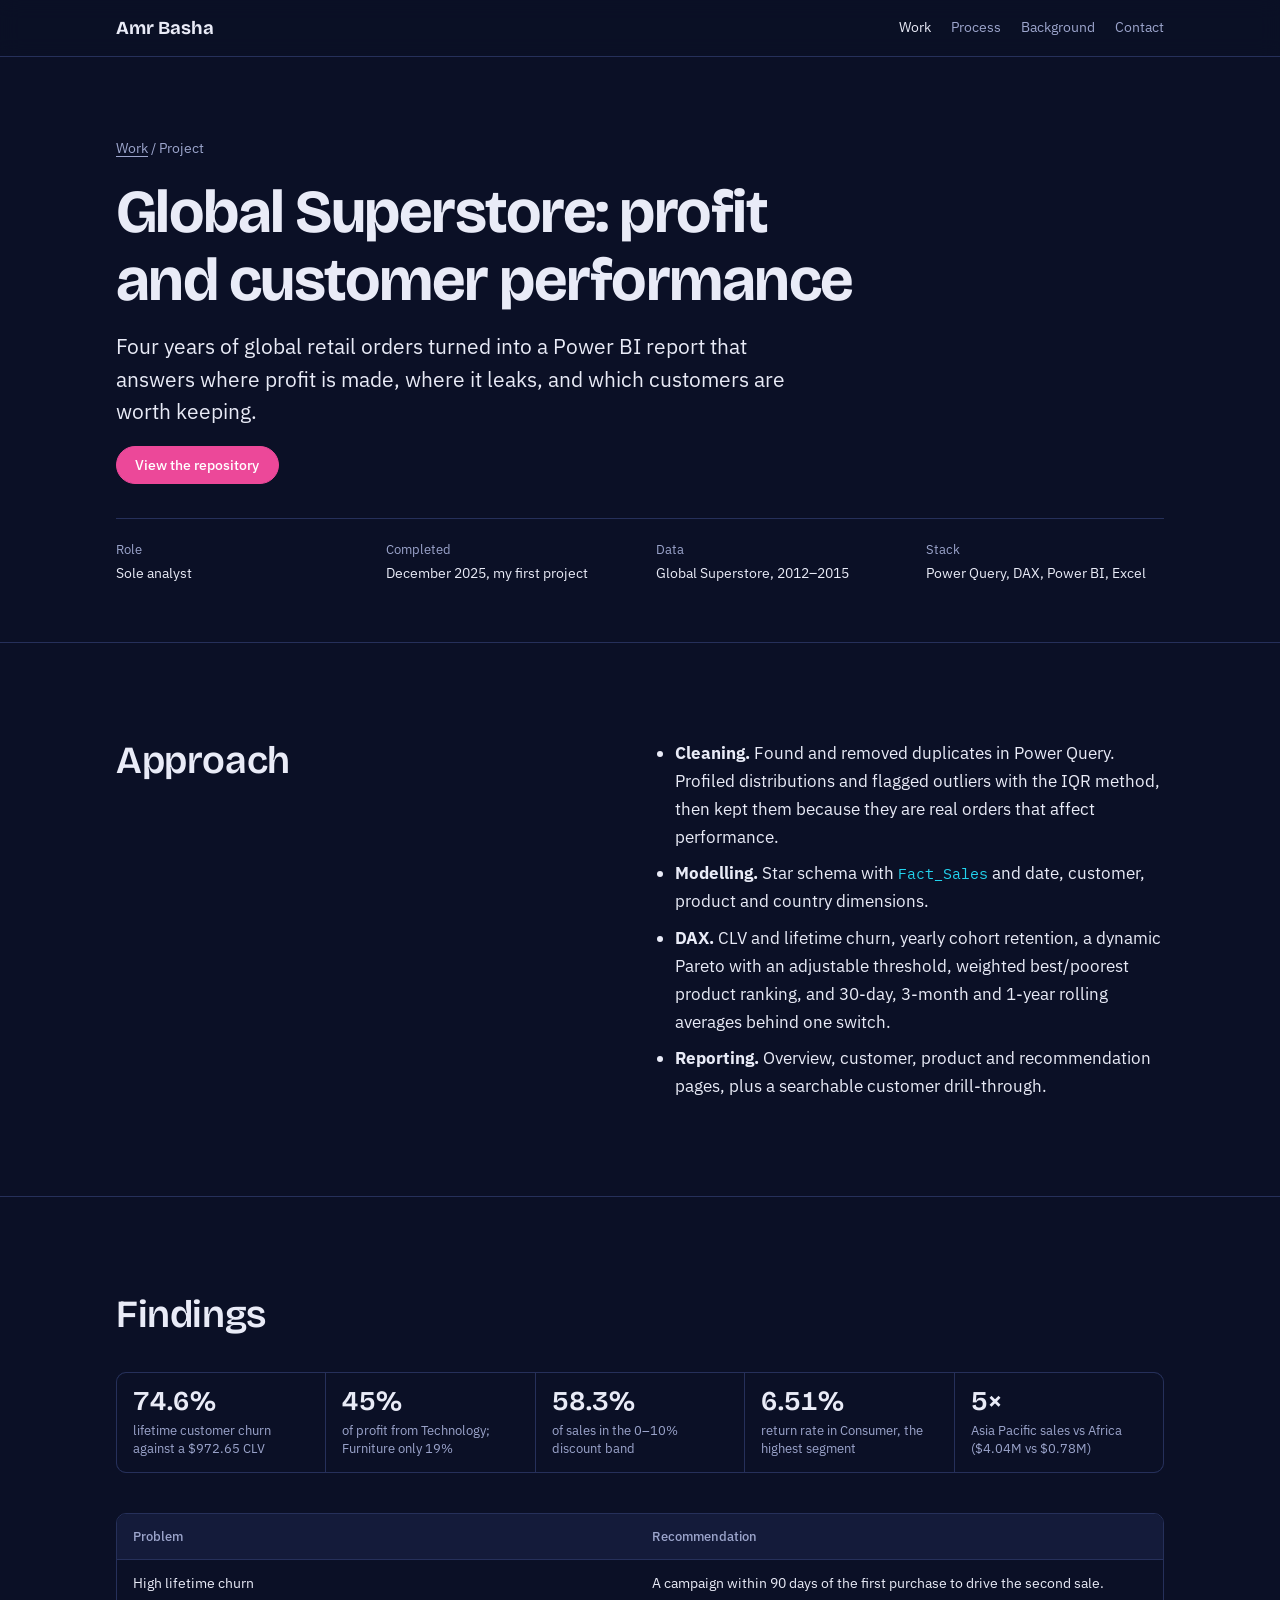
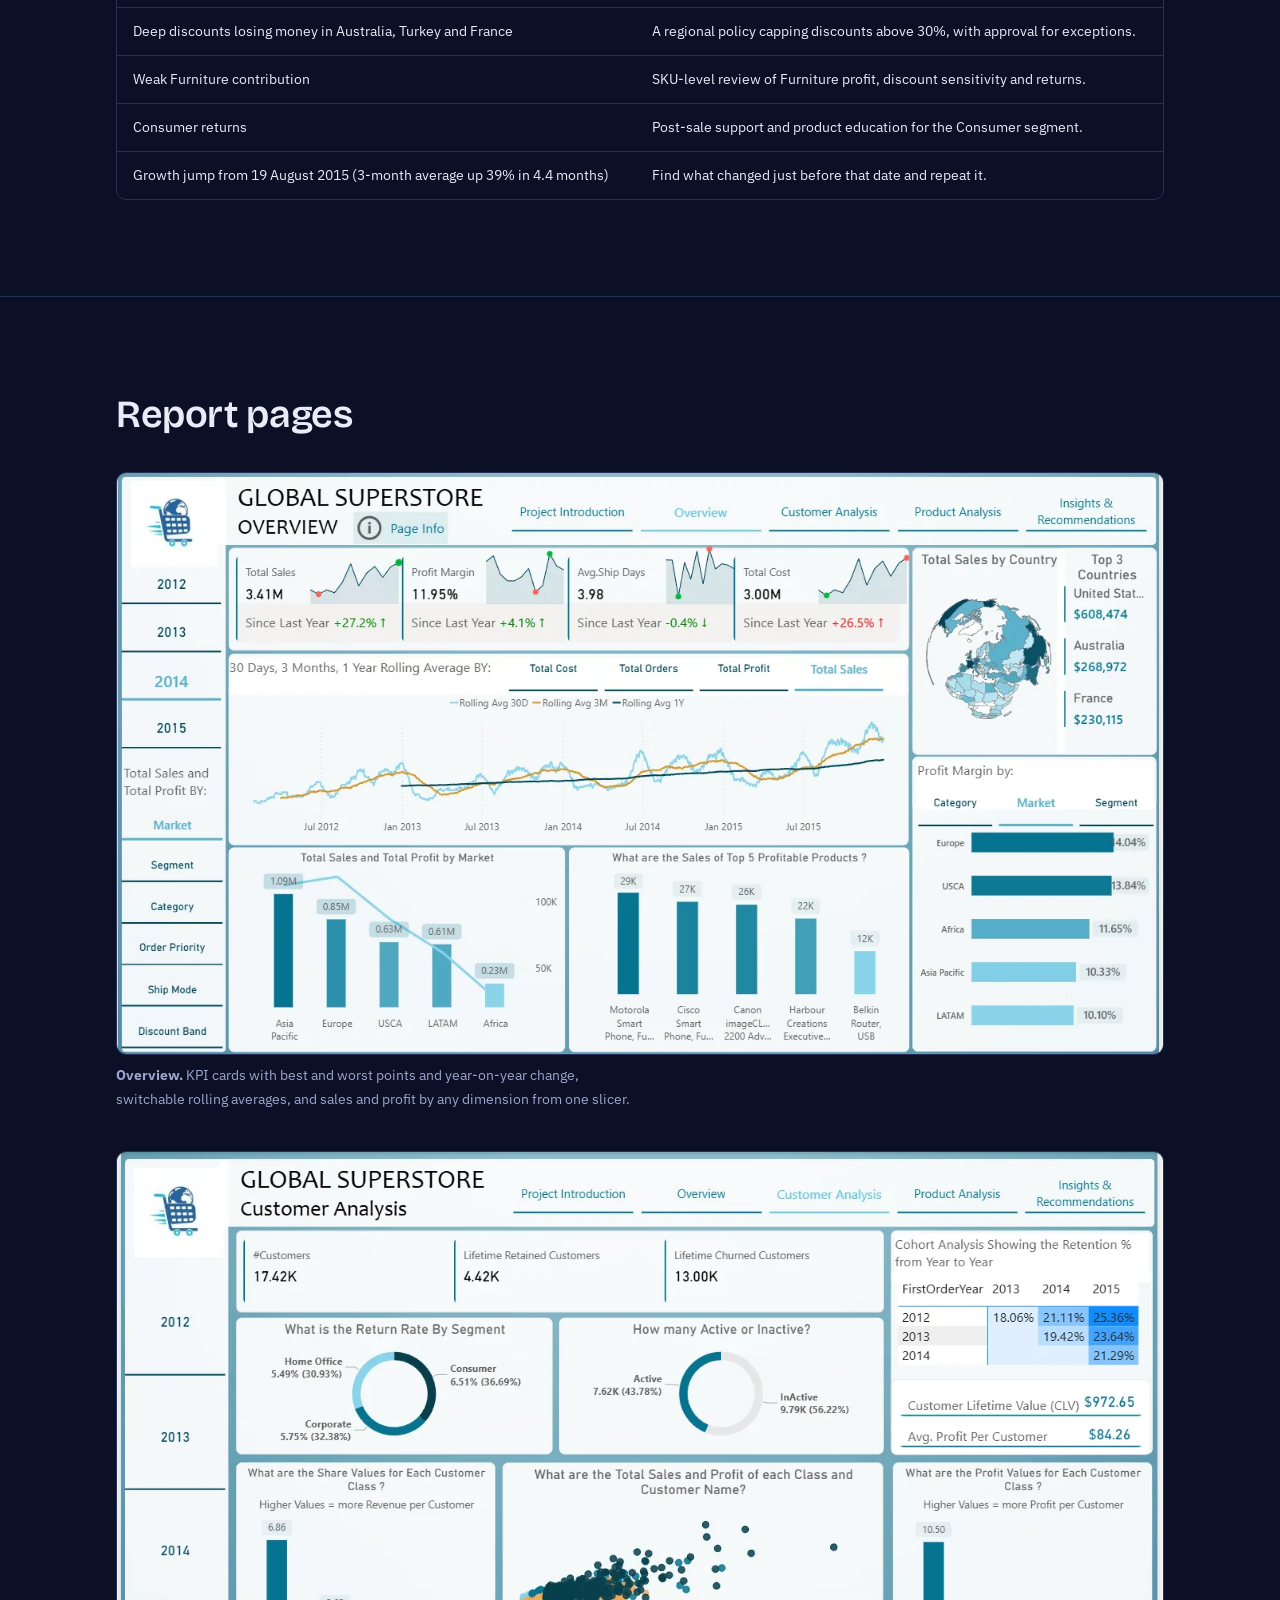
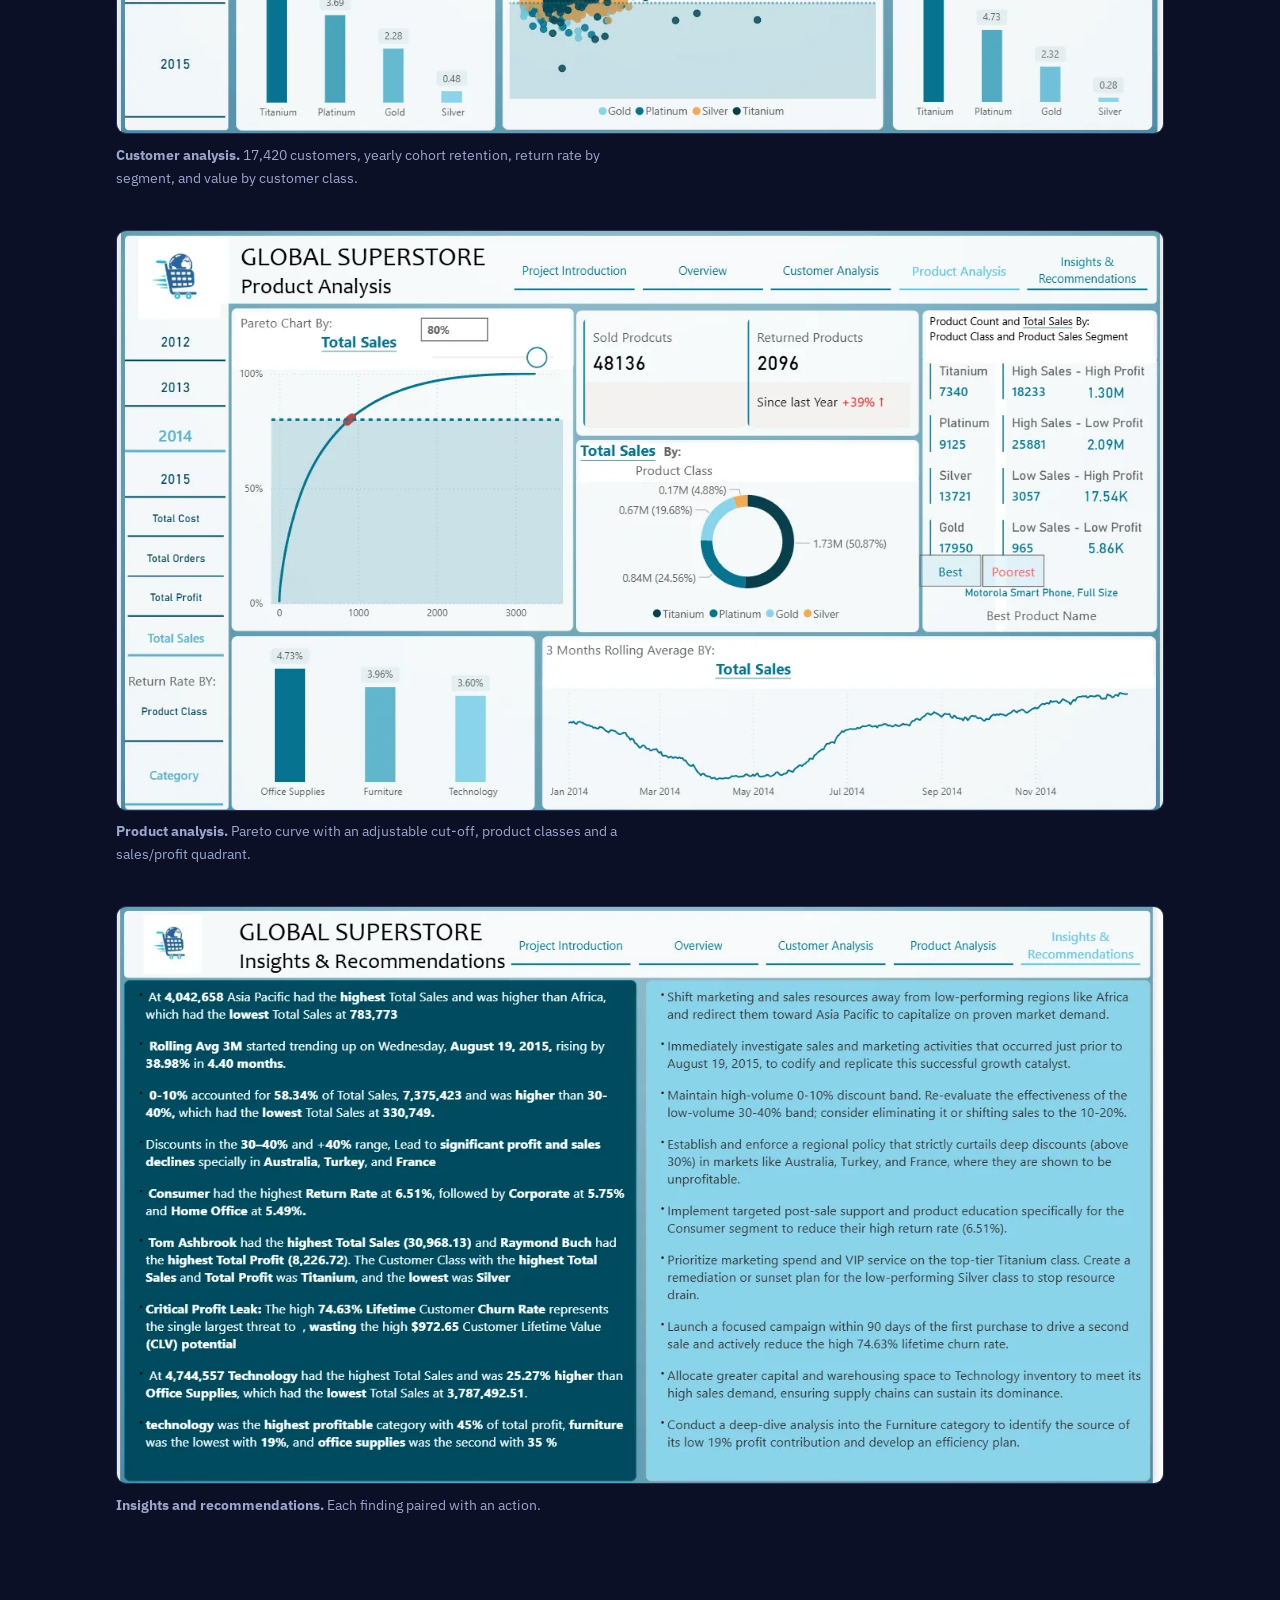
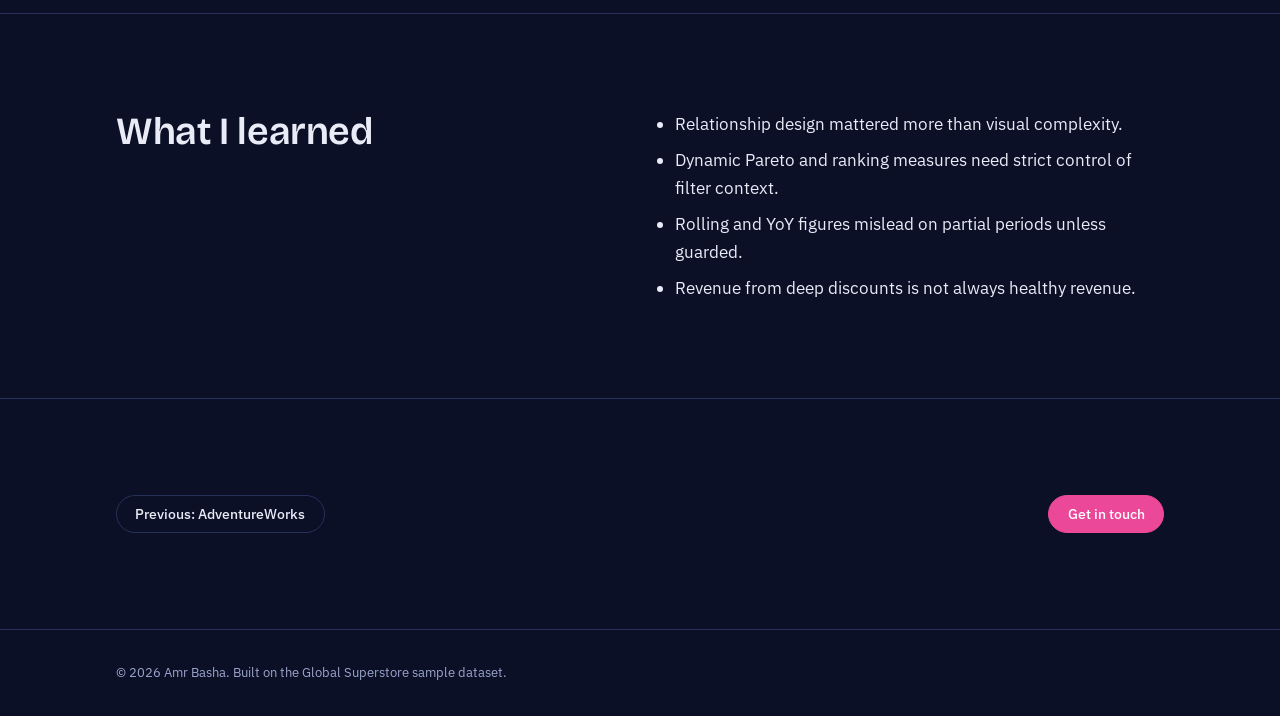
<file: superstore.html>
<!doctype html>
<html lang="en">
<head>
<meta charset="utf-8">
<meta name="viewport" content="width=device-width, initial-scale=1, viewport-fit=cover">
<title>Global Superstore Analysis · Amr Basha</title>
<meta name="description" content="Power BI project: customer and product performance analysis of the Global Superstore dataset, with CLV, churn, cohorts, Pareto and discount analysis.">
<link rel="preconnect" href="https://fonts.googleapis.com">
<link rel="preconnect" href="https://fonts.gstatic.com" crossorigin>
<link rel="stylesheet" href="https://fonts.googleapis.com/css2?family=Bricolage+Grotesque:opsz,wght@12..96,500;12..96,600;12..96,700&family=IBM+Plex+Mono:wght@400;500&family=IBM+Plex+Sans:wght@400;500;600&display=swap">
<link rel="stylesheet" href="style.css">
</head>
<body>

<header class="bar">
  <div class="wrap">
    <a class="mark" href="index.html">Amr Basha</a>
    <nav class="nav" aria-label="Main">
      <a href="index.html#work" aria-current="page">Work</a>
      <a href="index.html#process">Process</a>
      <a href="index.html#background">Background</a>
      <a href="index.html#contact">Contact</a>
    </nav>
  </div>
</header>

<main>
  <section class="case-hero">
    <div class="wrap stack">
      <p class="crumb"><a href="index.html#work">Work</a> / Project</p>
      <h1>Global Superstore: profit and customer performance</h1>
      <p class="lede">Four years of global retail orders turned into a Power BI report that answers where profit is made, where it leaks, and which customers are worth keeping.</p>
      <div class="actions">
        <a class="btn primary" href="https://github.com/Amr-Bayoumy-Basha/Global-Superstore-BI-Analysis" target="_blank" rel="noopener">View the repository</a>
      </div>
      <dl class="meta">
        <div><dt>Role</dt><dd>Sole analyst</dd></div>
        <div><dt>Completed</dt><dd>December 2025, my first project</dd></div>
        <div><dt>Data</dt><dd>Global Superstore, 2012–2015</dd></div>
        <div><dt>Stack</dt><dd>Power Query, DAX, Power BI, Excel</dd></div>
      </dl>
    </div>
  </section>

  <section>
    <div class="wrap two">
      <div class="section-head" style="margin:0"><h2>Approach</h2></div>
      <div class="prose">
        <ul>
          <li><b>Cleaning.</b> Found and removed duplicates in Power Query. Profiled distributions and flagged outliers with the IQR method, then kept them because they are real orders that affect performance.</li>
          <li><b>Modelling.</b> Star schema with <span class="id">Fact_Sales</span> and date, customer, product and country dimensions.</li>
          <li><b>DAX.</b> CLV and lifetime churn, yearly cohort retention, a dynamic Pareto with an adjustable threshold, weighted best/poorest product ranking, and 30-day, 3-month and 1-year rolling averages behind one switch.</li>
          <li><b>Reporting.</b> Overview, customer, product and recommendation pages, plus a searchable customer drill-through.</li>
        </ul>
      </div>
    </div>
  </section>

  <section>
    <div class="wrap">
      <div class="section-head"><h2>Findings</h2></div>
      <div class="facts">
        <div><b>74.6%</b><span>lifetime customer churn against a $972.65 CLV</span></div>
        <div><b>45%</b><span>of profit from Technology; Furniture only 19%</span></div>
        <div><b>58.3%</b><span>of sales in the 0–10% discount band</span></div>
        <div><b>6.51%</b><span>return rate in Consumer, the highest segment</span></div>
        <div><b>5×</b><span>Asia Pacific sales vs Africa ($4.04M vs $0.78M)</span></div>
      </div>
      <div class="table-wrap" style="margin-top: 2.5rem">
        <table>
          <thead><tr><th>Problem</th><th>Recommendation</th></tr></thead>
          <tbody>
            <tr><td>High lifetime churn</td><td>A campaign within 90 days of the first purchase to drive the second sale.</td></tr>
            <tr><td>Deep discounts losing money in Australia, Turkey and France</td><td>A regional policy capping discounts above 30%, with approval for exceptions.</td></tr>
            <tr><td>Weak Furniture contribution</td><td>SKU-level review of Furniture profit, discount sensitivity and returns.</td></tr>
            <tr><td>Consumer returns</td><td>Post-sale support and product education for the Consumer segment.</td></tr>
            <tr><td>Growth jump from 19 August 2015 (3-month average up 39% in 4.4 months)</td><td>Find what changed just before that date and repeat it.</td></tr>
          </tbody>
        </table>
      </div>
    </div>
  </section>

  <section>
    <div class="wrap">
      <div class="section-head"><h2>Report pages</h2></div>
      <div class="gallery">
        <figure><div class="shot"><img src="img/gs-overview.webp" width="1310" height="727" alt="Overview page." loading="lazy"></div><figcaption><b>Overview.</b> KPI cards with best and worst points and year-on-year change, switchable rolling averages, and sales and profit by any dimension from one slicer.</figcaption></figure>
        <figure><div class="shot"><img src="img/gs-customers.webp" width="1316" height="732" alt="Customer Analysis page." loading="lazy"></div><figcaption><b>Customer analysis.</b> 17,420 customers, yearly cohort retention, return rate by segment, and value by customer class.</figcaption></figure>
        <figure><div class="shot"><img src="img/gs-products.webp" width="1313" height="726" alt="Product Analysis page." loading="lazy"></div><figcaption><b>Product analysis.</b> Pareto curve with an adjustable cut-off, product classes and a sales/profit quadrant.</figcaption></figure>
        <figure><div class="shot"><img src="img/gs-insights.webp" width="1321" height="727" alt="Insights and Recommendations page." loading="lazy"></div><figcaption><b>Insights and recommendations.</b> Each finding paired with an action.</figcaption></figure>
      </div>
    </div>
  </section>

  <section>
    <div class="wrap two">
      <div class="section-head" style="margin:0"><h2>What I learned</h2></div>
      <div class="prose">
        <ul>
          <li>Relationship design mattered more than visual complexity.</li>
          <li>Dynamic Pareto and ranking measures need strict control of filter context.</li>
          <li>Rolling and YoY figures mislead on partial periods unless guarded.</li>
          <li>Revenue from deep discounts is not always healthy revenue.</li>
        </ul>
      </div>
    </div>
  </section>

  <section>
    <div class="wrap next">
      <a class="btn" href="adventureworks.html">Previous: AdventureWorks</a>
      <a class="btn primary" href="index.html#contact">Get in touch</a>
    </div>
  </section>
</main>

<footer><div class="wrap">© 2026 Amr Basha. Built on the Global Superstore sample dataset.</div></footer>
</body>
</html>
</file>
<file: style.css>
/* Layout: one left-aligned 68rem column; the data-lineage strip is the one bold element, everything else stays quiet.
   Single dark theme on purpose: it matches the Power BI dashboards the site presents. */
:root {
  --night: #0B1026;      /* page */
  --panel: #141B3A;      /* raised surfaces */
  --rule: #26305A;       /* hairlines, borders */
  --ink: #E9EBF7;        /* body text */
  --muted: #9CA5CC;      /* secondary text */
  --rose: #EC4899;       /* primary accent, same pink as the dashboards */
  --cyan: #22D3EE;       /* data / lineage accent */
  --violet: #7C4DFF;     /* used once, in the lineage strip */
  --good: #34D399;
  --warn: #FBBF24;

  --display: "Bricolage Grotesque", "Segoe UI", system-ui, sans-serif;
  --body: "IBM Plex Sans", "Segoe UI", system-ui, sans-serif;
  --code: "IBM Plex Mono", ui-monospace, Consolas, monospace;

  --step--1: 0.875rem;
  --step-0: 1.0625rem;
  --step-1: 1.3rem;
  --step-2: 1.7rem;
  --step-3: 2.4rem;
  --step-4: clamp(2.8rem, 7vw, 4.6rem);

  color-scheme: dark;
}

* { box-sizing: border-box; }
html { scroll-behavior: smooth; }
@media (prefers-reduced-motion: reduce) { html { scroll-behavior: auto; } *, *::before, *::after { animation: none !important; transition: none !important; } }

body {
  margin: 0;
  background: var(--night);
  color: var(--ink);
  font: 400 var(--step-0)/1.65 var(--body);
  -webkit-font-smoothing: antialiased;
}

.wrap {
  max-width: 68rem;
  margin: 0 auto;
  padding-left: max(20px, env(safe-area-inset-left, 0px));
  padding-right: max(20px, env(safe-area-inset-right, 0px));
}

a { color: var(--cyan); text-underline-offset: 3px; }
a:hover { color: var(--ink); }
:focus-visible { outline: 2px solid var(--rose); outline-offset: 3px; border-radius: 4px; }

h1, h2, h3 { font-family: var(--display); line-height: 1.12; text-wrap: balance; margin: 0; letter-spacing: -0.01em; }
h1 { font-size: var(--step-4); font-weight: 700; letter-spacing: -0.025em; }
h2 { font-size: var(--step-3); font-weight: 600; }
h3 { font-size: var(--step-1); font-weight: 600; }
p { margin: 0; max-width: 65ch; }
code, .id { font-family: var(--code); font-size: 0.86em; color: var(--cyan); }
.muted { color: var(--muted); }
.num { font-variant-numeric: tabular-nums; }

/* ---------- top bar ---------- */
body::before { content: ""; position: fixed; inset: 0 0 auto; height: env(safe-area-inset-top, 0px); z-index: 10; background: var(--night); }
.bar {
  position: sticky; top: env(safe-area-inset-top, 0px); z-index: 5;
  background: color-mix(in srgb, var(--night) 88%, transparent);
  backdrop-filter: blur(10px);
  border-bottom: 1px solid var(--rule);
}
.bar .wrap { display: flex; align-items: center; justify-content: space-between; gap: 1rem; padding-block: 0.8rem; flex-wrap: wrap; }
.mark { font-family: var(--display); font-weight: 700; font-size: 1.15rem; color: var(--ink); text-decoration: none; }
.nav { display: flex; gap: 1.25rem; flex-wrap: wrap; font-size: var(--step--1); }
.nav a { color: var(--muted); text-decoration: none; }
.nav a:hover, .nav a[aria-current="page"] { color: var(--ink); }

/* ---------- sections ---------- */
section { padding-block: clamp(3.5rem, 8vw, 6rem); border-top: 1px solid var(--rule); }
section:first-of-type { border-top: 0; }
.section-head { display: grid; gap: 0.75rem; margin-bottom: 2.25rem; }
.section-head p { color: var(--muted); }
.stack { display: grid; gap: 1.1rem; }

/* ---------- buttons ---------- */
.actions { display: flex; flex-wrap: wrap; gap: 0.75rem; }
.btn {
  display: inline-flex; align-items: center; gap: 0.5rem;
  padding: 0.7rem 1.15rem; border-radius: 999px;
  font: 500 var(--step--1)/1 var(--body); text-decoration: none;
  border: 1px solid var(--rule); color: var(--ink); background: transparent;
  cursor: pointer;
}
.btn:hover { border-color: var(--muted); color: var(--ink); }
.btn.primary { background: var(--rose); border-color: var(--rose); color: #fff; }
.btn.primary:hover { background: #d93a87; }

/* ---------- hero ---------- */
.hero { padding-block: clamp(3.5rem, 9vw, 6.5rem) clamp(2.5rem, 6vw, 4rem); }
.hero .role { font-family: var(--display); font-size: var(--step-2); font-weight: 500; color: var(--muted); margin-top: 0.6rem; }
.hero .lede { font-size: var(--step-1); line-height: 1.55; margin-top: 1.6rem; max-width: 46ch; }
.hero .actions { margin-top: 2rem; }

/* ---------- lineage strip (the one bold element) ---------- */
.lineage { margin-top: clamp(2.5rem, 6vw, 4rem); overflow-x: auto; padding-bottom: 0.5rem; }
.lineage ol {
  list-style: none; margin: 0; padding: 0;
  display: grid; grid-template-columns: repeat(6, minmax(9.5rem, 1fr));
  min-width: 60rem;
  position: relative;
}
.lineage ol::before {
  content: ""; position: absolute; left: 0; right: 0; top: 1.05rem; height: 2px;
  background: linear-gradient(90deg, var(--muted), #CD7F32 18%, #B8C2D9 38%, #E8C35A 56%, var(--violet) 74%, var(--rose));
  opacity: 0.9;
}
.lineage li { position: relative; padding-right: 1rem; }
.lineage .dot { width: 0.8rem; height: 0.8rem; border-radius: 50%; background: var(--night); border: 2px solid var(--c, var(--muted)); margin-top: 0.7rem; position: relative; }
.lineage .layer { font-family: var(--display); font-weight: 600; font-size: 1.05rem; margin-top: 0.9rem; }
.lineage .what { color: var(--muted); font-size: var(--step--1); line-height: 1.45; margin-top: 0.25rem; }
.lineage .stat { font-family: var(--code); font-size: 0.8rem; color: var(--c, var(--cyan)); margin-top: 0.5rem; }
.lineage-note { color: var(--muted); font-size: var(--step--1); margin-top: 0.75rem; }

/* ---------- project feature ---------- */
.feature { display: grid; grid-template-columns: 1.15fr 1fr; gap: clamp(1.5rem, 4vw, 3rem); align-items: start; }
.feature > * { min-width: 0; }
.shot { display: block; border-radius: 10px; border: 1px solid var(--rule); overflow: hidden; background: var(--panel); }
.shot img { display: block; width: 100%; height: auto; }
figure { margin: 0; }
figcaption { color: var(--muted); font-size: var(--step--1); margin-top: 0.6rem; max-width: 65ch; }
.tags { display: flex; flex-wrap: wrap; gap: 0.4rem; list-style: none; margin: 0; padding: 0; }
.tags li { font-size: 0.8rem; padding: 0.25rem 0.6rem; border-radius: 999px; background: var(--panel); border: 1px solid var(--rule); color: var(--muted); }

.facts { display: grid; grid-template-columns: repeat(auto-fit, minmax(9rem, 1fr)); gap: 1px; background: var(--rule); border: 1px solid var(--rule); border-radius: 10px; overflow: hidden; }
.facts div { background: var(--night); padding: 0.9rem 1rem; }
.facts b { display: block; font-family: var(--display); font-size: var(--step-2); font-weight: 600; font-variant-numeric: tabular-nums; line-height: 1.1; }
.facts span { color: var(--muted); font-size: 0.82rem; line-height: 1.35; display: block; margin-top: 0.3rem; }

.secondary { display: grid; grid-template-columns: 1fr 1.15fr; gap: clamp(1.5rem, 4vw, 3rem); align-items: start; margin-top: clamp(3rem, 7vw, 4.5rem); padding-top: clamp(2.5rem, 6vw, 3.5rem); border-top: 1px dashed var(--rule); }
.secondary > * { min-width: 0; }

/* ---------- process / skills ---------- */
.process { display: grid; grid-template-columns: repeat(5, 1fr); gap: 1.25rem; counter-reset: step; list-style: none; padding: 0; margin: 0; }
.process li { counter-increment: step; border-top: 2px solid var(--rule); padding-top: 0.9rem; min-width: 0; }
.process li::before { content: counter(step); font-family: var(--code); font-size: 0.8rem; color: var(--rose); }
.process h3 { font-size: 1.05rem; margin-top: 0.3rem; }
.process p { color: var(--muted); font-size: var(--step--1); margin-top: 0.35rem; }

.stack-grid { display: grid; grid-template-columns: repeat(auto-fit, minmax(14rem, 1fr)); gap: 1.5rem 2rem; }
.stack-grid h3 { font-size: 1rem; color: var(--muted); font-family: var(--body); font-weight: 500; }
.stack-grid ul { list-style: none; padding: 0; margin: 0.6rem 0 0; display: grid; gap: 0.35rem; }
.stack-grid li { display: flex; justify-content: space-between; gap: 1rem; border-bottom: 1px solid var(--rule); padding-bottom: 0.35rem; }
.stack-grid li span { color: var(--muted); font-size: 0.82rem; text-align: right; }

/* ---------- timeline ---------- */
.timeline { list-style: none; margin: 0; padding: 0; display: grid; gap: 0; }
.timeline li { display: grid; grid-template-columns: 8.5rem 1fr; gap: 1.5rem; padding-block: 1rem; border-top: 1px solid var(--rule); }
.timeline li > * { min-width: 0; }
.timeline time { font-family: var(--code); font-size: 0.85rem; color: var(--muted); padding-top: 0.15rem; }
.timeline .data time { color: var(--cyan); }
.timeline h3 { font-size: 1.05rem; }
.timeline p { color: var(--muted); font-size: var(--step--1); margin-top: 0.2rem; }

/* ---------- contact ---------- */
.contact { display: grid; grid-template-columns: 1.2fr 1fr; gap: 2rem; align-items: start; }
.contact > * { min-width: 0; }
.links { list-style: none; padding: 0; margin: 0; display: grid; }
.links li { display: flex; justify-content: space-between; align-items: center; gap: 1rem; padding-block: 0.85rem; border-bottom: 1px solid var(--rule); flex-wrap: wrap; }
.links li span:first-child { color: var(--muted); font-size: var(--step--1); }
.links a, .links .email { font-weight: 500; word-break: break-word; }
.email { user-select: all; }
.copy { font: 500 0.78rem var(--body); background: var(--panel); color: var(--ink); border: 1px solid var(--rule); border-radius: 999px; padding: 0.3rem 0.7rem; cursor: pointer; margin-left: 0.5rem; }

footer { border-top: 1px solid var(--rule); padding-block: 2rem; color: var(--muted); font-size: 0.82rem; }

/* ---------- case study pages ---------- */
.crumb { font-size: var(--step--1); color: var(--muted); }
.crumb a { color: var(--muted); }
.case-hero { padding-block: clamp(3rem, 8vw, 5rem) 2.5rem; display: grid; gap: 1.25rem; }
.case-hero h1 { font-size: clamp(2.4rem, 6vw, 3.8rem); }
.case-hero .lede { font-size: var(--step-1); line-height: 1.55; max-width: 52ch; }
.meta { display: grid; grid-template-columns: repeat(auto-fit, minmax(11rem, 1fr)); gap: 1rem 2rem; margin-top: 1rem; padding-top: 1.25rem; border-top: 1px solid var(--rule); }
.meta dt { color: var(--muted); font-size: 0.8rem; }
.meta dd { margin: 0.15rem 0 0; font-size: var(--step--1); }

.toc { display: flex; flex-wrap: wrap; gap: 0.5rem 1.25rem; font-size: var(--step--1); padding-block: 1rem; border-block: 1px solid var(--rule); }
.toc a { color: var(--muted); text-decoration: none; }
.toc a:hover { color: var(--ink); }

.prose { display: grid; gap: 1.1rem; }
.prose ul { margin: 0; padding-left: 1.2rem; display: grid; gap: 0.5rem; max-width: 65ch; }
.two { display: grid; grid-template-columns: 1fr 1fr; gap: 2rem; }
.two > * { min-width: 0; }

.layers { display: grid; gap: 0; border: 1px solid var(--rule); border-radius: 10px; overflow: hidden; }
.layers > div { display: grid; grid-template-columns: 9rem 1fr 11rem; gap: 1.25rem; padding: 1.1rem 1.25rem; border-top: 1px solid var(--rule); align-items: baseline; background: var(--night); }
.layers > div:first-child { border-top: 0; }
.layers > div > * { min-width: 0; }
.layers h3 { font-size: 1.05rem; display: flex; align-items: center; gap: 0.55rem; }
.layers h3::before { content: ""; width: 0.6rem; height: 0.6rem; border-radius: 50%; background: var(--c, var(--muted)); flex: none; }
.layers p { color: var(--muted); font-size: var(--step--1); }
.layers .stat { font-family: var(--code); font-size: 0.8rem; color: var(--c, var(--cyan)); text-align: right; }

.table-wrap { overflow-x: auto; border: 1px solid var(--rule); border-radius: 10px; }
table { border-collapse: collapse; width: 100%; min-width: 36rem; font-size: var(--step--1); }
th, td { text-align: left; padding: 0.75rem 1rem; border-bottom: 1px solid var(--rule); vertical-align: top; }
th { color: var(--muted); font-weight: 500; font-size: 0.8rem; background: var(--panel); }
tr:last-child td { border-bottom: 0; }
td.num { font-variant-numeric: tabular-nums; white-space: nowrap; }
.pill { display: inline-block; font-size: 0.75rem; padding: 0.15rem 0.55rem; border-radius: 999px; border: 1px solid currentColor; white-space: nowrap; }
.pill.good { color: var(--good); }
.pill.warn { color: var(--warn); }
.pill.bad { color: var(--rose); }

.callout { border-left: 3px solid var(--rose); padding: 0.25rem 0 0.25rem 1.1rem; max-width: 65ch; }
.callout p { font-family: var(--display); font-size: var(--step-1); line-height: 1.4; }

.gallery { display: grid; gap: 2.5rem; }
.next { display: flex; justify-content: space-between; gap: 1rem; flex-wrap: wrap; align-items: center; }

/* ---------- responsive ---------- */
@media (max-width: 860px) {
  .feature, .secondary, .contact, .two { grid-template-columns: 1fr; }
  .secondary figure { order: -1; }
  .process { grid-template-columns: 1fr 1fr; }
  .layers > div { grid-template-columns: 1fr; gap: 0.35rem; }
  .layers .stat { text-align: left; }
}
@media (max-width: 520px) {
  .process { grid-template-columns: 1fr; }
  .timeline li { grid-template-columns: 1fr; gap: 0.25rem; }
  .nav { gap: 0.9rem; }
}
</file>
